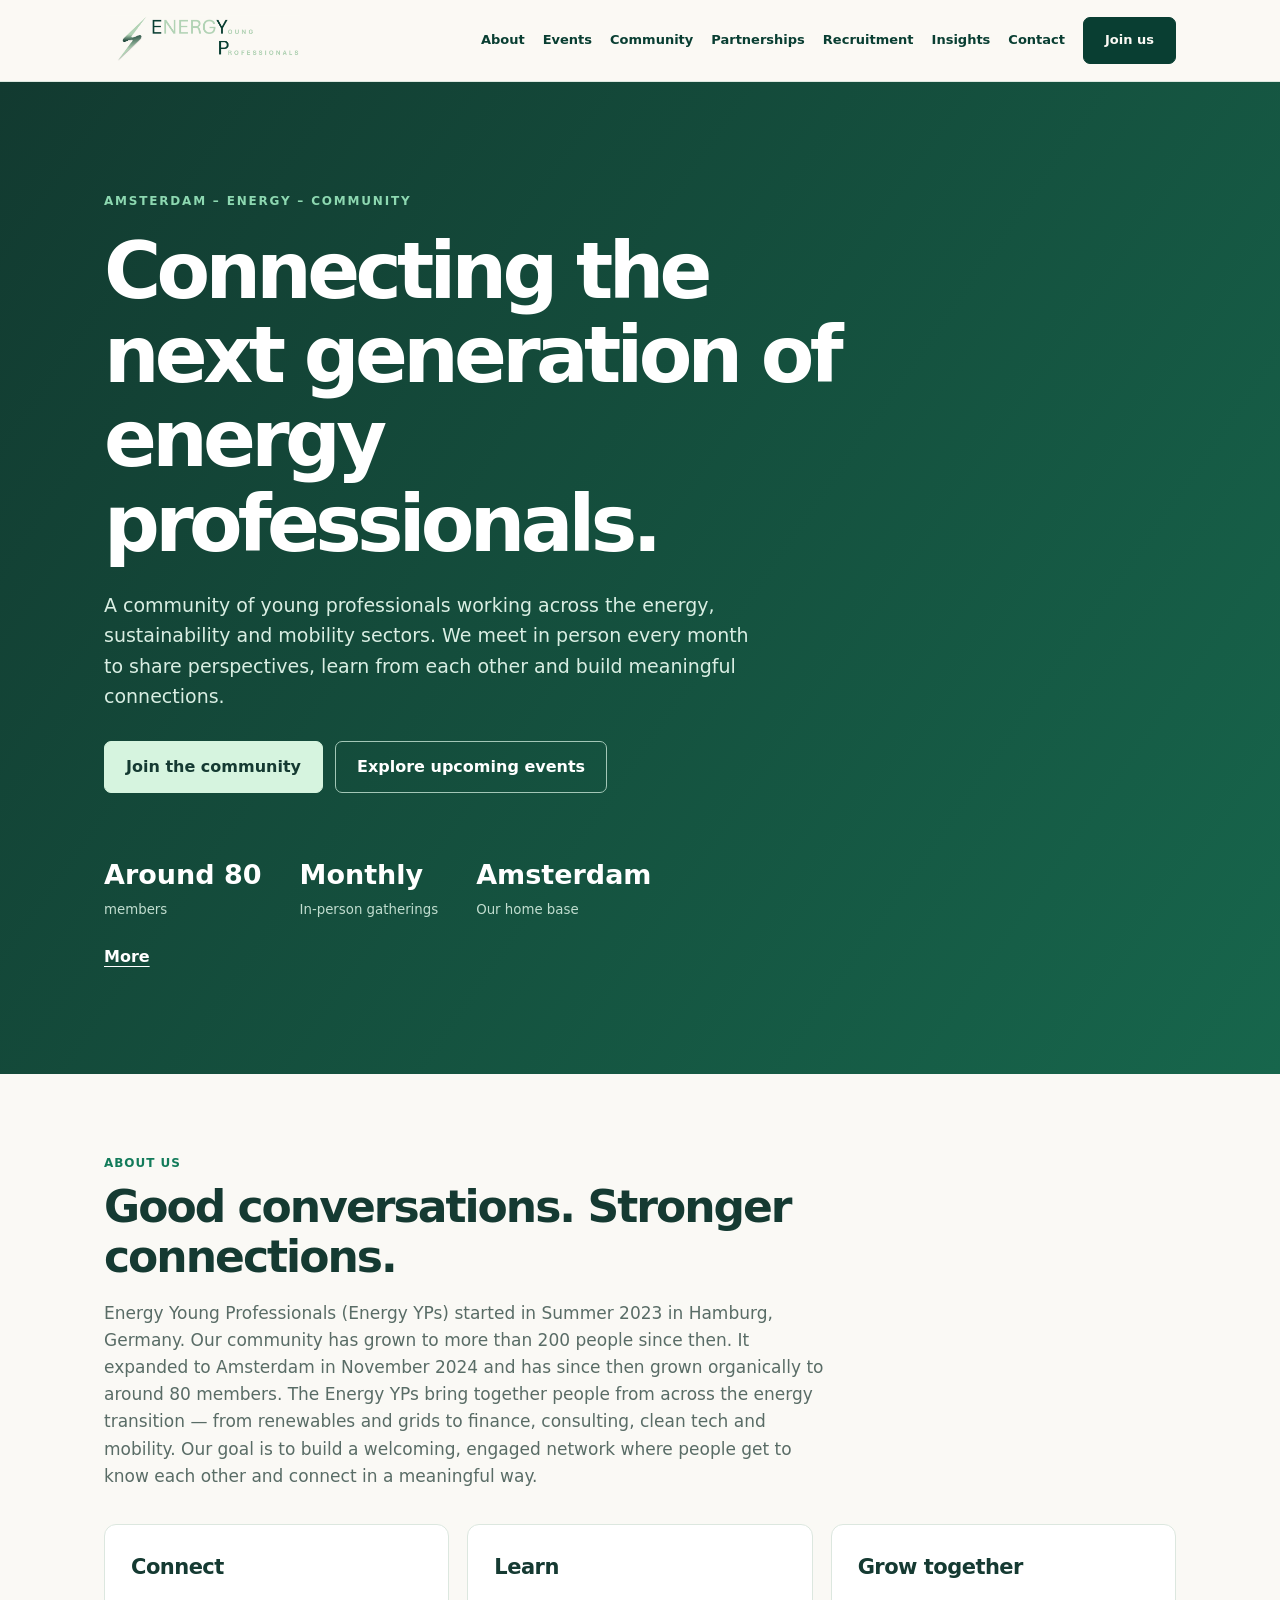
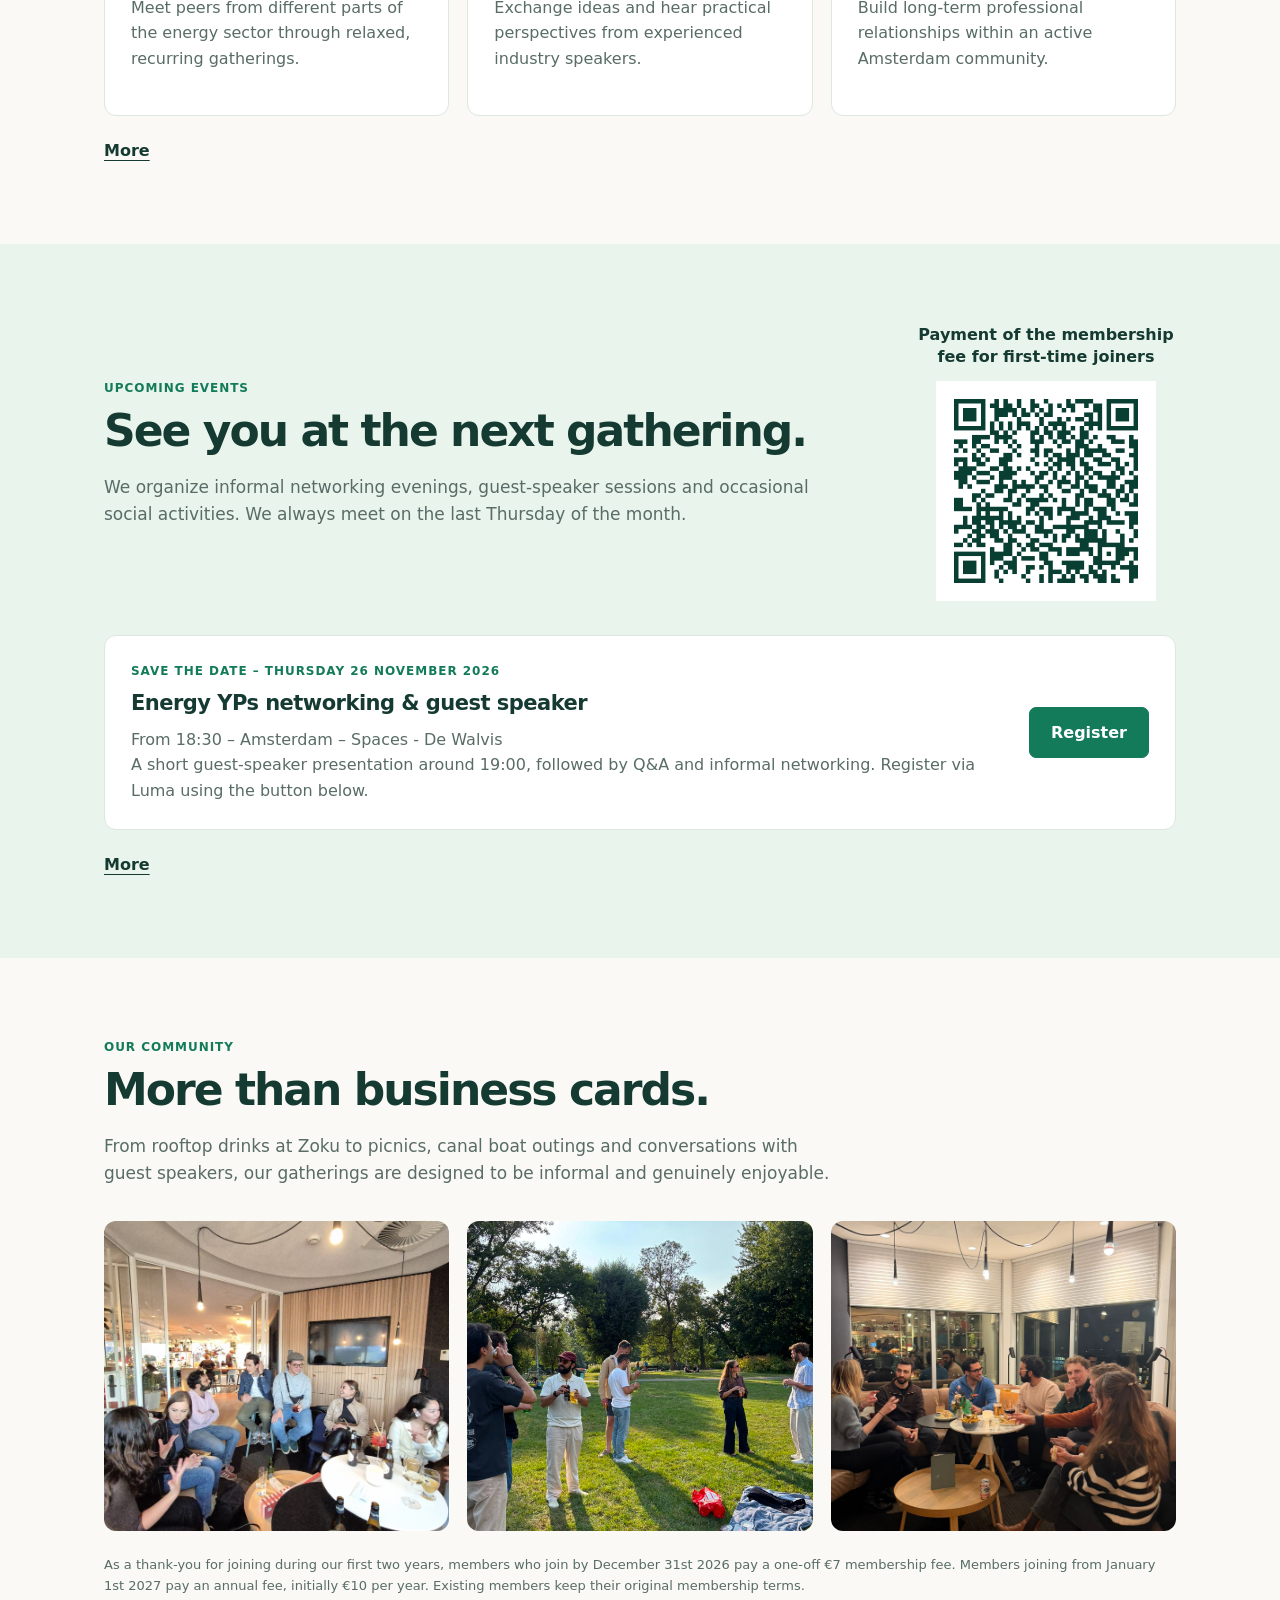
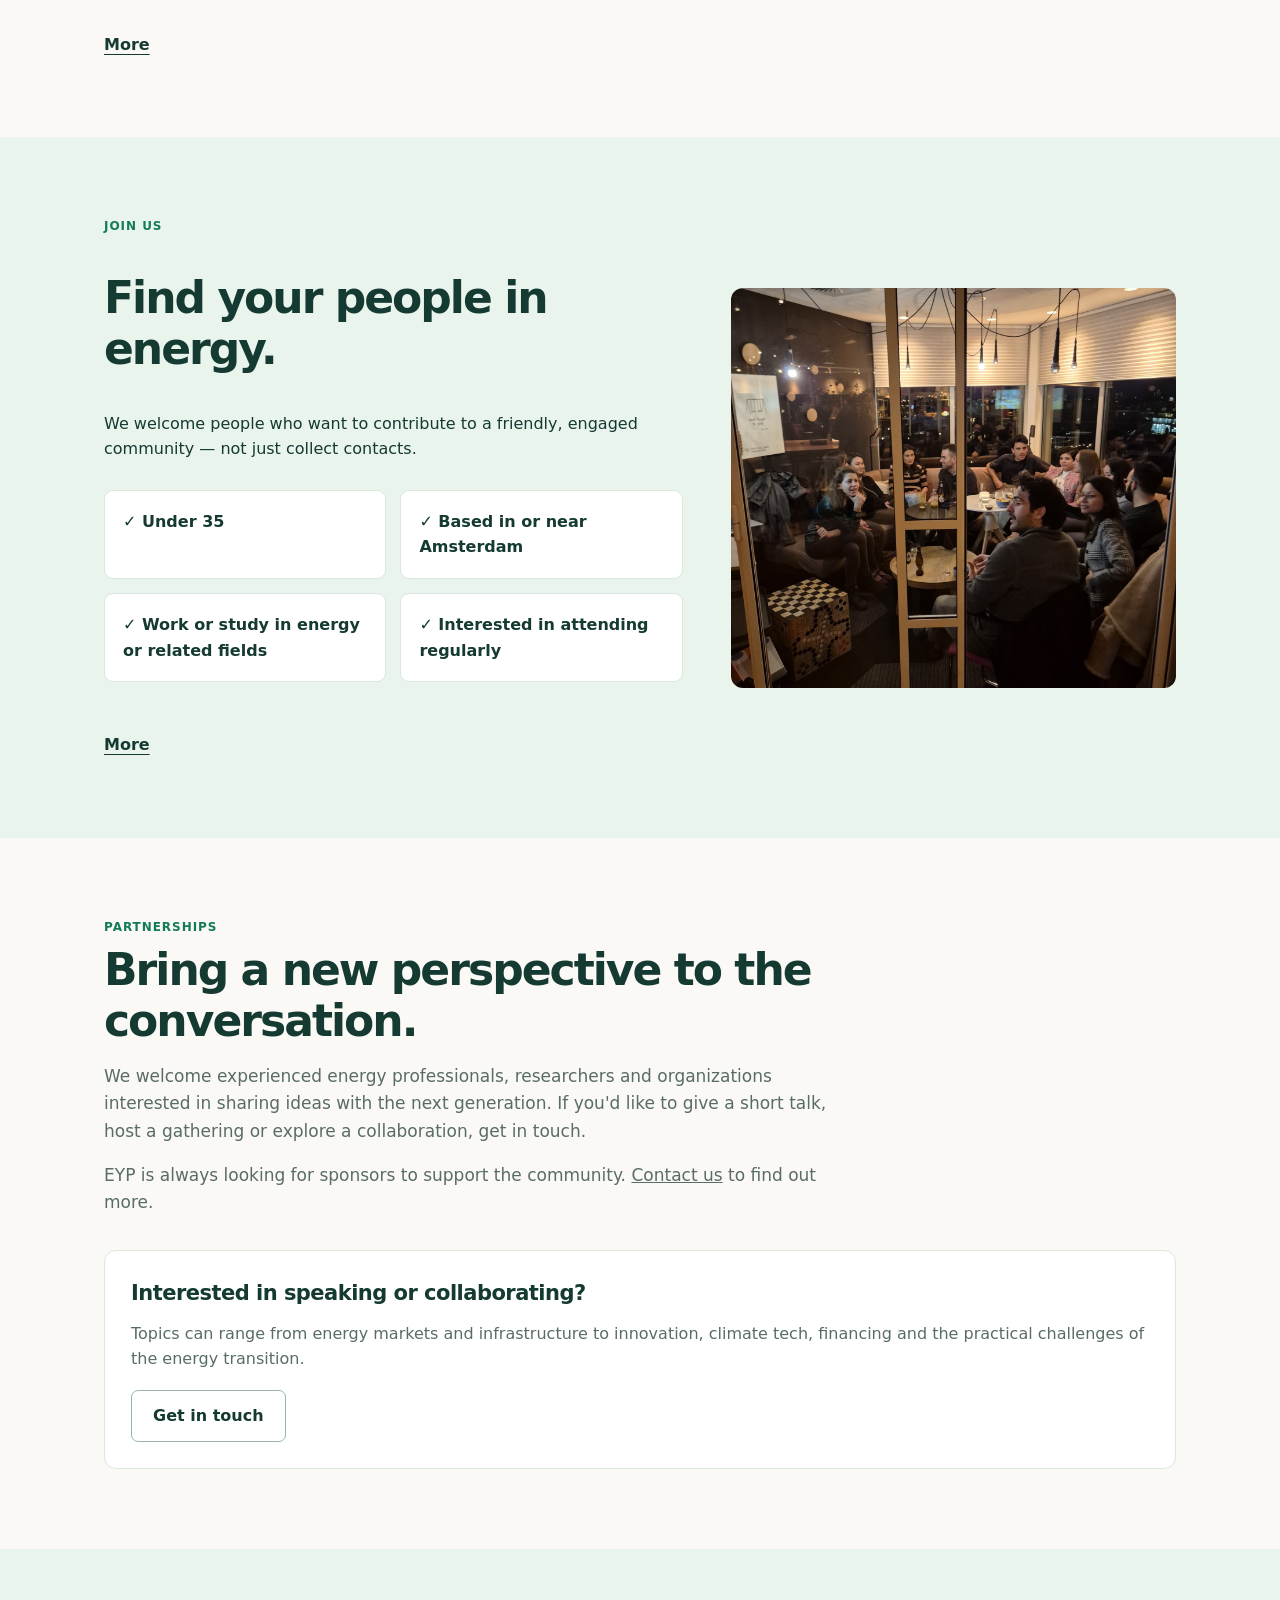
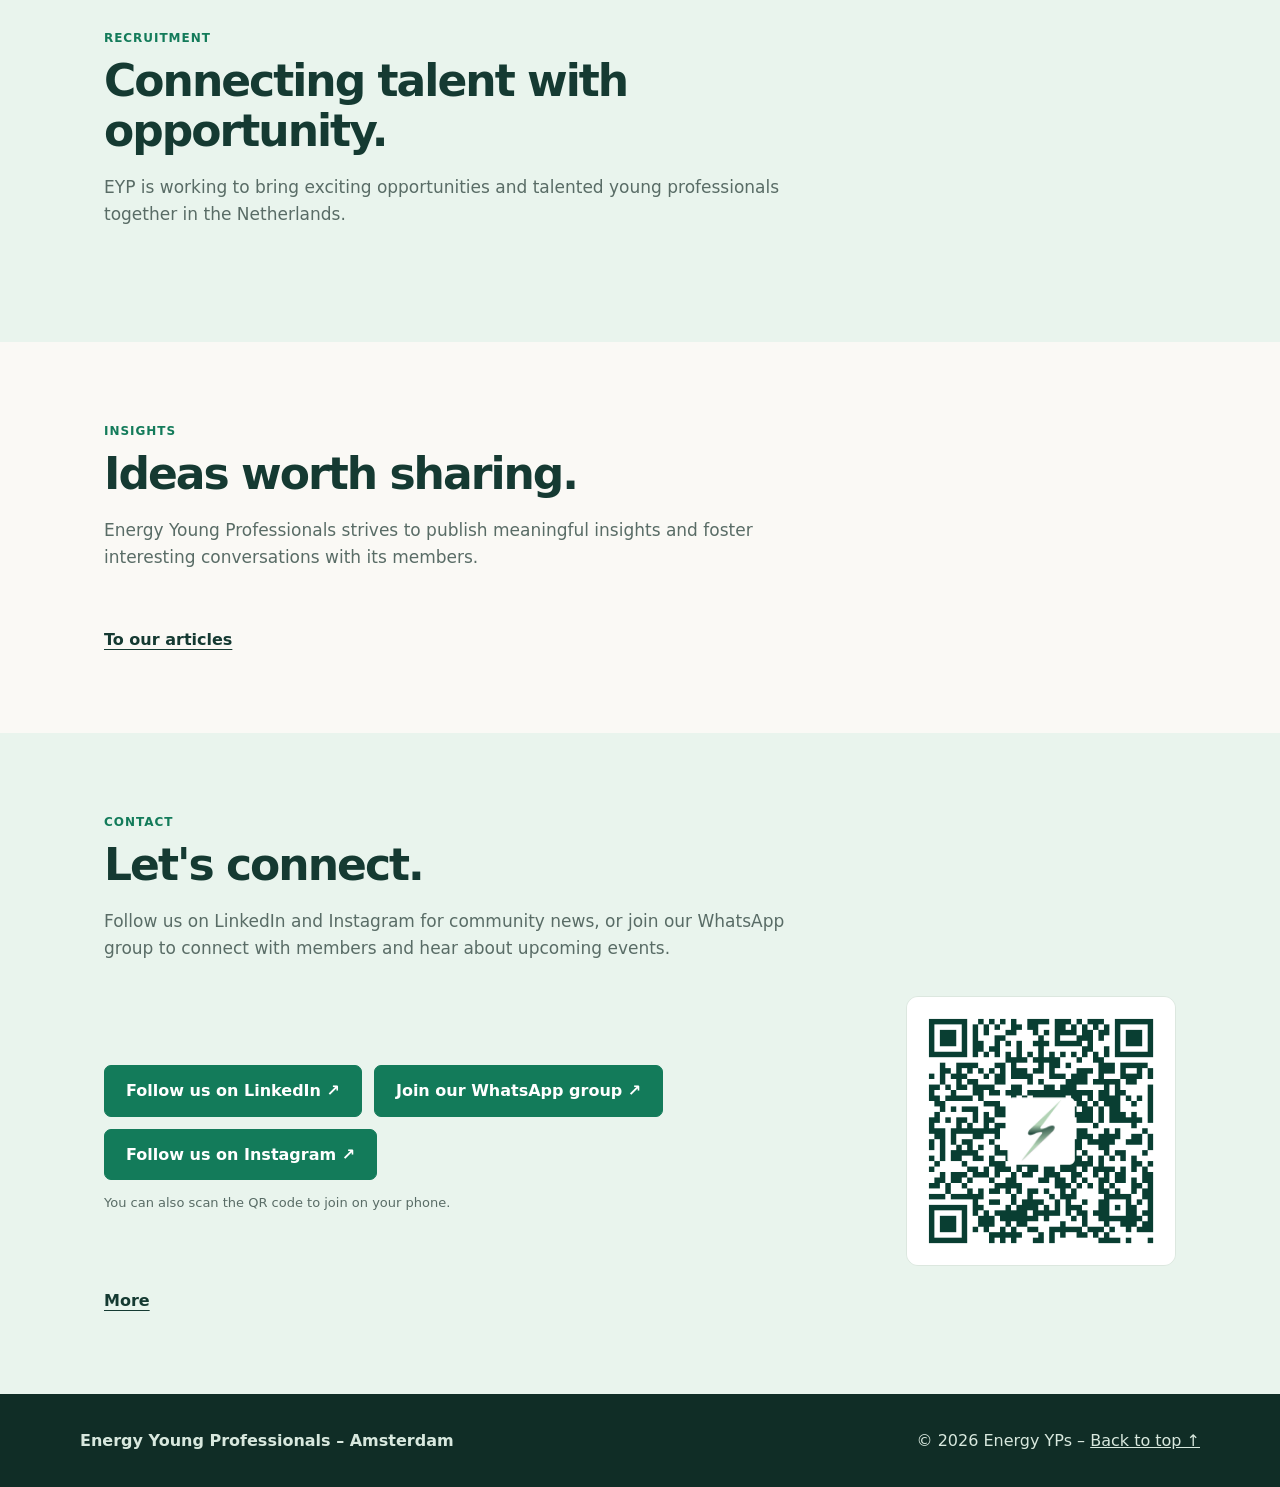
<file: Energy-YPs-website/index.html>
<!doctype html>
<html lang="en">
<head>
  <meta charset="utf-8">
  <meta name="viewport" content="width=device-width, initial-scale=1">
  <meta name="description" content="Energy Young Professionals is an Amsterdam-based community connecting the next generation of energy professionals.">
  <title>Energy Young Professionals | Amsterdam</title>
  <link rel="stylesheet" href="styles.css">
</head>
<body id="home">
<header><div class="nav"><a class="brand" href="#home"><img class="brand-logo" src="Logo.png" alt="Energy Young Professionals"></a><nav aria-label="Main navigation"><a href="#about">About</a><a href="#events">Events</a><a href="#community">Community</a><a href="#partnerships">Partnerships</a><a href="#recruitment">Recruitment</a><a href="/insights">Insights</a><a href="#contact">Contact</a><a class="button" href="#join">Join us</a></nav></div></header>
<main>
<section class="hero"><div class="wrap"><div class="eyebrow">Amsterdam – Energy – Community</div><h1>Connecting the next generation of energy professionals.</h1><p>A community of young professionals working across the energy, sustainability and mobility sectors. We meet in person every month to share perspectives, learn from each other and build meaningful connections.</p><div class="actions"><a class="button" href="#join">Join the community</a><a class="button secondary" href="#events">Explore upcoming events</a></div><div class="stats"><div class="stat"><strong>Around 80</strong><small>members</small></div><div class="stat"><strong>Monthly</strong><small>In-person gatherings</small></div><div class="stat"><strong>Amsterdam</strong><small>Our home base</small></div></div><a class="more-link" href="home.html" target="_blank" rel="noopener noreferrer" aria-label="More about Our purpose (opens in a new tab)">More</a></div></section>
<section id="about"><div class="wrap"><div class="sectionhead"><div class="tag">About us</div><h2>Good conversations. Stronger connections.</h2><p>Energy Young Professionals (Energy YPs) started in Summer 2023 in Hamburg, Germany. Our community has grown to more than 200 people since then. It expanded to Amsterdam in November 2024 and has since then grown organically to around 80 members. The Energy YPs bring together people from across the energy transition — from renewables and grids to finance, consulting, clean tech and mobility. Our goal is to build a welcoming, engaged network where people get to know each other and connect in a meaningful way.</p></div><div class="grid"><div class="card"><h3>Connect</h3><p>Meet peers from different parts of the energy sector through relaxed, recurring gatherings.</p></div><div class="card"><h3>Learn</h3><p>Exchange ideas and hear practical perspectives from experienced industry speakers.</p></div><div class="card"><h3>Grow together</h3><p>Build long-term professional relationships within an active Amsterdam community.</p></div></div><a class="more-link" href="about.html" target="_blank" rel="noopener noreferrer" aria-label="More about About EYP (opens in a new tab)">More</a></div></section>
<section class="light" id="events"><div class="wrap"><div class="events-intro"><div class="sectionhead"><div class="tag">Upcoming events</div><h2>See you at the next gathering.</h2><p>We organize informal networking evenings, guest-speaker sessions and occasional social activities. We always meet on the last Thursday of the month.</p></div><figure class="membership-payment"><figcaption>Payment of the membership fee for first-time joiners</figcaption><a href="https://revolut.me/eyp01?currency=EUR&amp;amount=700" target="_blank" rel="noopener noreferrer" aria-label="Pay the €7 one-time membership fee via Revolut"><img src="membership-payment-qr.png" alt="Scan to pay the €7 Energy Young Professionals one-time membership fee via Revolut" width="980" height="980" loading="lazy"></a></figure></div><div class="card event"><div><div class="tag">Save the date – Thursday 26 November 2026</div><h3>Energy YPs networking & guest speaker</h3><p>From 18:30 – Amsterdam – Spaces - De Walvis</p><p>A short guest-speaker presentation around 19:00, followed by Q&A and informal networking. Register via Luma using the button below.</p></div><a class="button" href="https://luma.com/bhpto32o" target="_blank" rel="noopener noreferrer">Register</a></div><a class="more-link" href="events.html" target="_blank" rel="noopener noreferrer" aria-label="More about Events (opens in a new tab)">More</a></div></section>
<section id="community"><div class="wrap"><div class="sectionhead"><div class="tag">Our community</div><h2>More than business cards.</h2><p>From rooftop drinks at Zoku to picnics, canal boat outings and conversations with guest speakers, our gatherings are designed to be informal and genuinely enjoyable.</p></div><div class="grid"><img class="community-photo" src="picture-1.jpeg" alt="Energy YPs members talking at an indoor gathering" loading="lazy"><img class="community-photo" src="picture-2.jpeg" alt="Energy YPs picnic in the park" loading="lazy"><img class="community-photo" src="picture-3.jpeg" alt="Energy YPs members sharing a conversation" loading="lazy"></div><p class="note" style="margin-top:24px">As a thank-you for joining during our first two years, members who join by December 31st 2026 pay a one-off €7 membership fee. Members joining from January 1st 2027 pay an annual fee, initially €10 per year. Existing members keep their original membership terms.</p><a class="more-link" href="community.html" target="_blank" rel="noopener noreferrer" aria-label="More about Our community (opens in a new tab)">More</a></div></section>
<section class="light" id="join"><div class="wrap split"><div><div class="tag">Join us</div><h2 style="font-size:clamp(30px,4vw,44px);letter-spacing:-.045em;line-height:1.15">Find your people in energy.</h2><p>We welcome people who want to contribute to a friendly, engaged community — not just collect contacts.</p><div class="criteria"><div>✓ Under 35</div><div>✓ Based in or near Amsterdam</div><div>✓ Work or study in energy or related fields</div><div>✓ Interested in attending regularly</div></div><a class="more-link" href="join.html" target="_blank" rel="noopener noreferrer" aria-label="More about Joining EYP (opens in a new tab)">More</a></div><img class="community-photo" src="picture-4.jpeg" alt="Energy YPs community gathering in Amsterdam" loading="lazy"></div></section>
<section id="partnerships"><span id="speakers" aria-hidden="true"></span><div class="wrap"><div class="sectionhead"><div class="tag">Partnerships</div><h2>Bring a new perspective to the conversation.</h2><p>We welcome experienced energy professionals, researchers and organizations interested in sharing ideas with the next generation. If you'd like to give a short talk, host a gathering or explore a collaboration, get in touch.</p><p>EYP is always looking for sponsors to support the community. <a href="#contact">Contact us</a> to find out more.</p></div><div class="card"><h3>Interested in speaking or collaborating?</h3><p>Topics can range from energy markets and infrastructure to innovation, climate tech, financing and the practical challenges of the energy transition.</p><a class="button secondary" href="#contact">Get in touch</a></div></div></section>
<section class="light" id="recruitment"><div class="wrap"><div class="sectionhead"><div class="tag">Recruitment</div><h2>Connecting talent with opportunity.</h2><p>EYP is working to bring exciting opportunities and talented young professionals together in the Netherlands.</p></div></div></section>
<section id="insights"><div class="wrap"><div class="sectionhead"><div class="tag">Insights</div><h2>Ideas worth sharing.</h2><p>Energy Young Professionals strives to publish meaningful insights and foster interesting conversations with its members.</p></div><a class="more-link" href="insights.html" target="_blank" rel="noopener noreferrer" aria-label="To our articles (opens in a new tab)">To our articles</a></div></section>
<section class="light" id="contact"><div class="wrap"><div class="sectionhead"><div class="tag">Contact</div><h2>Let's connect.</h2><p>Follow us on LinkedIn and Instagram for community news, or join our WhatsApp group to connect with members and hear about upcoming events.</p></div><div class="whatsapp-connect"><div><div class="actions"><a class="button" href="https://www.linkedin.com/company/eyp-energy-young-professionals" target="_blank" rel="noopener noreferrer">Follow us on LinkedIn ↗</a><a class="button" href="https://chat.whatsapp.com/KkSvdzGhXZY9MDoPkQDl51?s=cl&amp;p=i&amp;mlu=4&amp;ilr=4&amp;iam=2" target="_blank" rel="noopener noreferrer">Join our WhatsApp group ↗</a><a class="button" href="https://www.instagram.com/energyyoungprofessionals?vrfl=Y284eHR3d28weGdu&amp;utm_source=qr" target="_blank" rel="noopener noreferrer">Follow us on Instagram ↗</a></div><p class="note">You can also scan the QR code to join on your phone.</p></div><a href="https://chat.whatsapp.com/KkSvdzGhXZY9MDoPkQDl51?s=cl&amp;p=i&amp;mlu=4&amp;ilr=4&amp;iam=2" target="_blank" rel="noopener noreferrer" aria-label="Join the Energy YPs WhatsApp group"><img class="whatsapp-qr" src="QR-code.png" alt="WhatsApp group QR code for Energy YP Amsterdam"></a></div><a class="more-link" href="contact.html" target="_blank" rel="noopener noreferrer" aria-label="More about Contact (opens in a new tab)">More</a></div></section>
</main><footer class="foot"><div class="inner"><strong>Energy Young Professionals – Amsterdam</strong><span>© <span id="year">2026</span> Energy YPs – <a href="#home">Back to top ↑</a></span></div></footer><script>document.getElementById('year').textContent=new Date().getFullYear()</script>
</body></html>
</file>
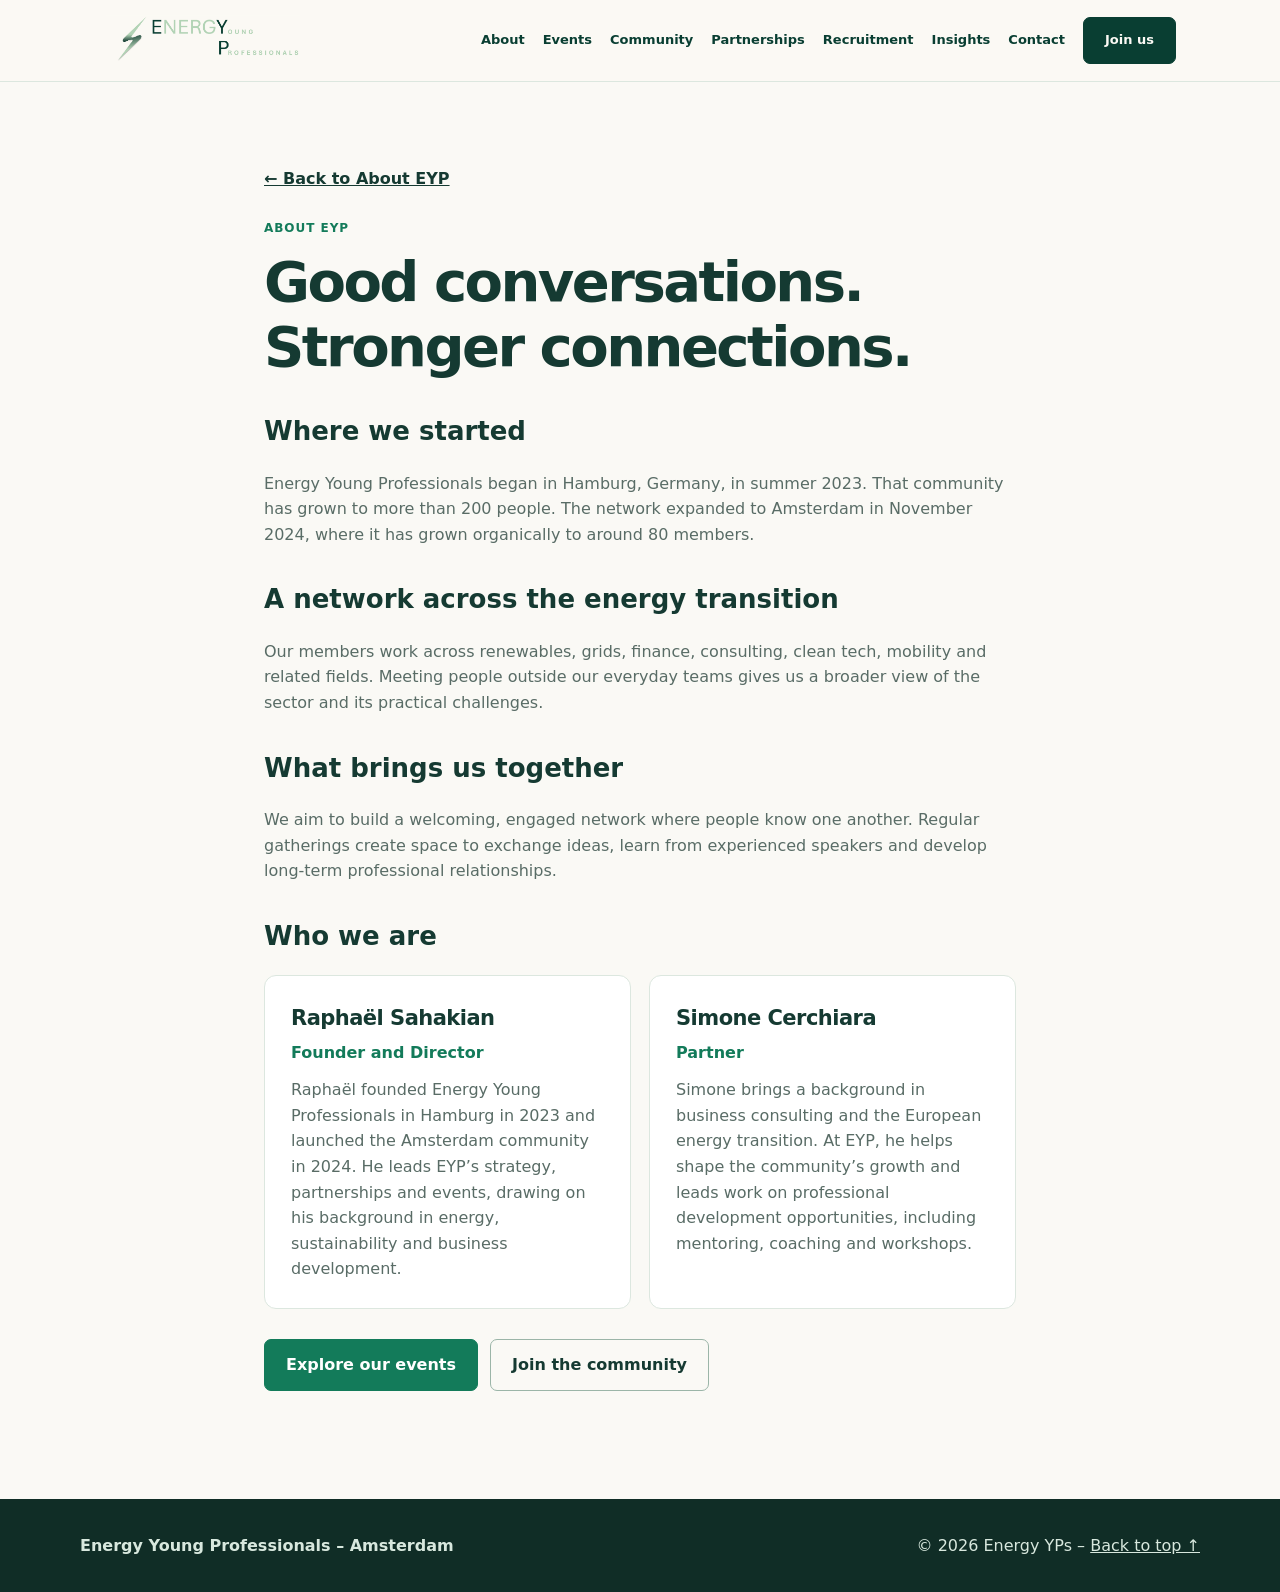
<file: Energy-YPs-website/about.html>
<!doctype html>
<html lang="en"><head><meta charset="utf-8"><meta name="viewport" content="width=device-width, initial-scale=1"><meta name="description" content="Good conversations. Stronger connections. – Energy Young Professionals, Amsterdam."><title>About EYP | Energy Young Professionals</title><link rel="stylesheet" href="styles.css">
<style>
  .team-grid {
    display: grid;
    grid-template-columns: repeat(2, minmax(0, 1fr));
    gap: 18px;
  }

  .team-profile h3 { margin-bottom: 4px; }
  .team-profile .team-role { color: var(--green); margin-bottom: 12px; }
  .team-profile p:last-child { margin-bottom: 0; }

  @media (max-width: 760px) {
    .team-grid { grid-template-columns: 1fr; }
  }
</style>
</head><body class="detail-page"><header><div class="nav"><a class="brand" href="index.html#home"><img class="brand-logo" src="Logo.png" alt="Energy Young Professionals"></a><nav aria-label="Main navigation"><a href="index.html#about">About</a><a href="index.html#events">Events</a><a href="index.html#community">Community</a><a href="index.html#partnerships">Partnerships</a><a href="index.html#recruitment">Recruitment</a><a href="/insights">Insights</a><a href="index.html#contact">Contact</a><a class="button" href="index.html#join">Join us</a></nav></div></header><main><article class="wrap detail-content"><a class="back-link" href="index.html#about">← Back to About EYP</a><div class="tag">About EYP</div><h1>Good conversations. Stronger connections.</h1><h2>Where we started</h2><p>Energy Young Professionals began in Hamburg, Germany, in summer 2023. That community has grown to more than 200 people. The network expanded to Amsterdam in November 2024, where it has grown organically to around 80 members.</p><h2>A network across the energy transition</h2><p>Our members work across renewables, grids, finance, consulting, clean tech, mobility and related fields. Meeting people outside our everyday teams gives us a broader view of the sector and its practical challenges.</p><h2>What brings us together</h2><p>We aim to build a welcoming, engaged network where people know one another. Regular gatherings create space to exchange ideas, learn from experienced speakers and develop long-term professional relationships.</p>
<section aria-labelledby="who-we-are">
  <h2 id="who-we-are">Who we are</h2>
  <div class="team-grid">
    <div class="card team-profile">
      <h3>Raphaël Sahakian</h3>
      <p class="team-role"><strong>Founder and Director</strong></p>
      <p>Raphaël founded Energy Young Professionals in Hamburg in 2023 and launched the Amsterdam community in 2024. He leads EYP’s strategy, partnerships and events, drawing on his background in energy, sustainability and business development.</p>
    </div>
    <div class="card team-profile">
      <h3>Simone Cerchiara</h3>
      <p class="team-role"><strong>Partner</strong></p>
      <p>Simone brings a background in business consulting and the European energy transition. At EYP, he helps shape the community’s growth and leads work on professional development opportunities, including mentoring, coaching and workshops.</p>
    </div>
  </div>
</section>
<div class="actions"><a class="button" href="events.html">Explore our events</a><a class="button secondary" href="join.html">Join the community</a></div></article></main><footer class="foot"><div class="inner"><strong>Energy Young Professionals – Amsterdam</strong><span>© <span id="year">2026</span> Energy YPs – <a href="index.html#home">Back to top ↑</a></span></div></footer><script>document.getElementById('year').textContent=new Date().getFullYear()</script></body></html>
</file>
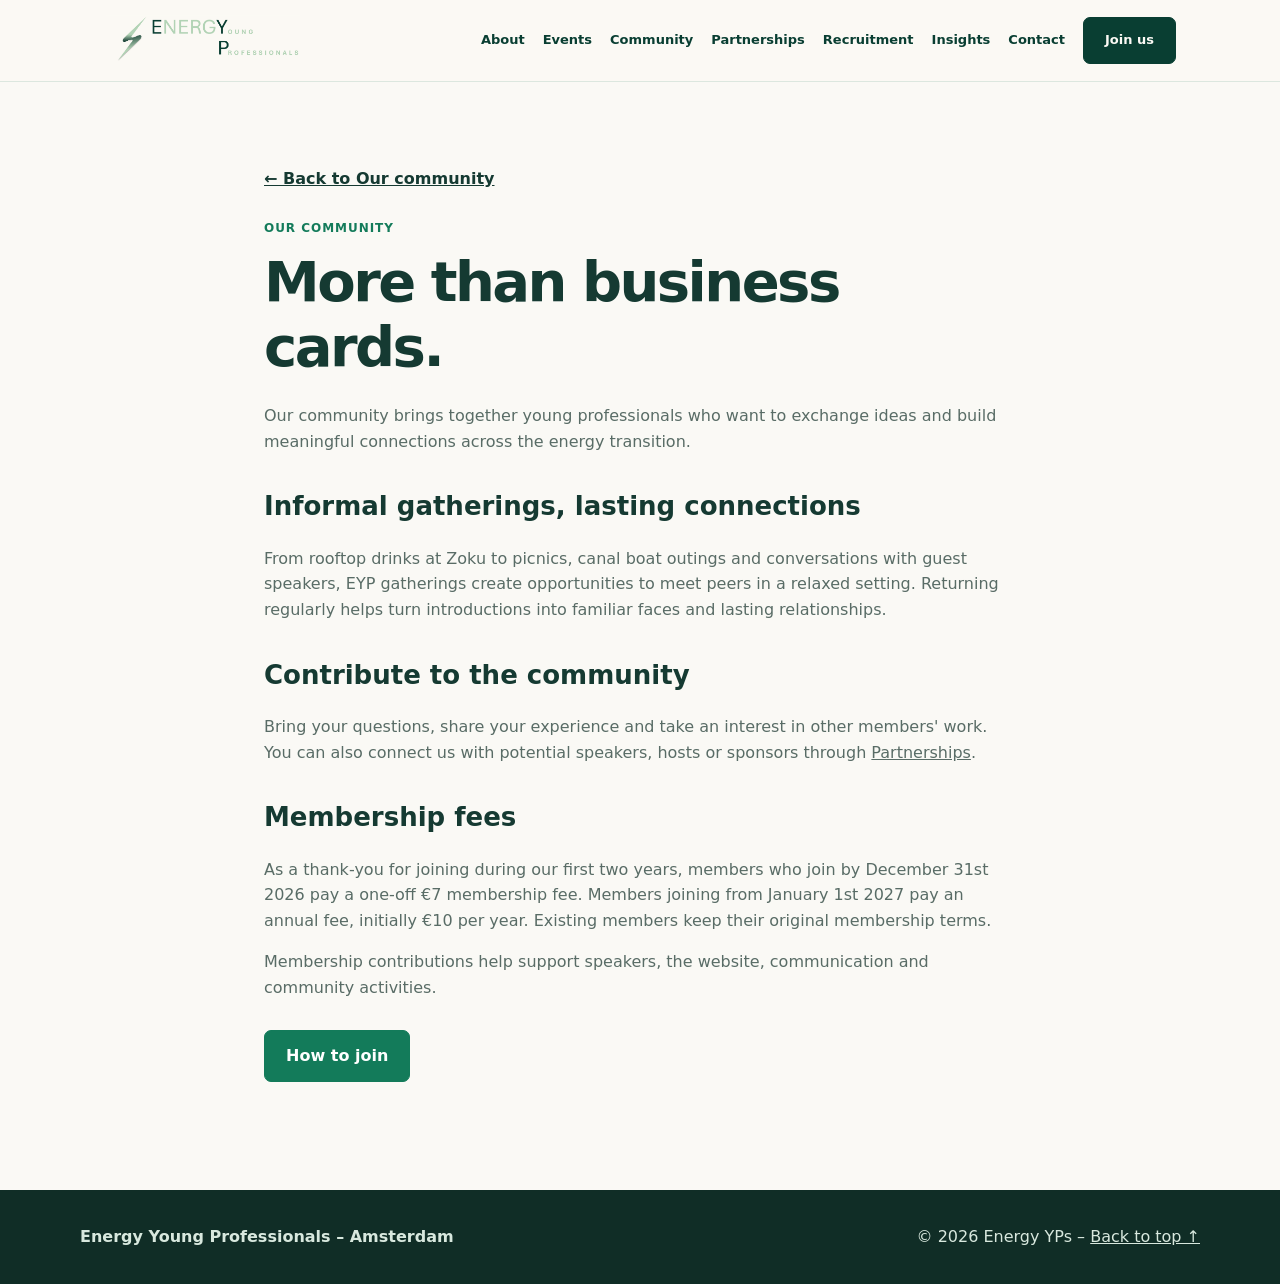
<file: Energy-YPs-website/community.html>
<!doctype html>
<html lang="en"><head><meta charset="utf-8"><meta name="viewport" content="width=device-width, initial-scale=1"><meta name="description" content="More than business cards. — Energy Young Professionals, Amsterdam."><title>Our community | Energy Young Professionals</title><link rel="stylesheet" href="styles.css"></head><body class="detail-page"><header><div class="nav"><a class="brand" href="index.html#home"><img class="brand-logo" src="Logo.png" alt="Energy Young Professionals"></a><nav aria-label="Main navigation"><a href="index.html#about">About</a><a href="index.html#events">Events</a><a href="index.html#community">Community</a><a href="index.html#partnerships">Partnerships</a><a href="index.html#recruitment">Recruitment</a><a href="/insights">Insights</a><a href="index.html#contact">Contact</a><a class="button" href="index.html#join">Join us</a></nav></div></header><main><article class="wrap detail-content"><a class="back-link" href="index.html#community">← Back to Our community</a><div class="tag">Our community</div><h1>More than business cards.</h1><p>Our community brings together young professionals who want to exchange ideas and build meaningful connections across the energy transition.</p><h2>Informal gatherings, lasting connections</h2><p>From rooftop drinks at Zoku to picnics, canal boat outings and conversations with guest speakers, EYP gatherings create opportunities to meet peers in a relaxed setting. Returning regularly helps turn introductions into familiar faces and lasting relationships.</p><h2>Contribute to the community</h2><p>Bring your questions, share your experience and take an interest in other members' work. You can also connect us with potential speakers, hosts or sponsors through <a href="index.html#partnerships">Partnerships</a>.</p><h2>Membership fees</h2><p>As a thank-you for joining during our first two years, members who join by December 31st 2026 pay a one-off €7 membership fee. Members joining from January 1st 2027 pay an annual fee, initially €10 per year. Existing members keep their original membership terms.</p><p>Membership contributions help support speakers, the website, communication and community activities.</p><div class="actions"><a class="button" href="join.html">How to join</a></div></article></main><footer class="foot"><div class="inner"><strong>Energy Young Professionals – Amsterdam</strong><span>© <span id="year">2026</span> Energy YPs – <a href="index.html#home">Back to top ↑</a></span></div></footer><script>document.getElementById('year').textContent=new Date().getFullYear()</script></body></html>
</file>
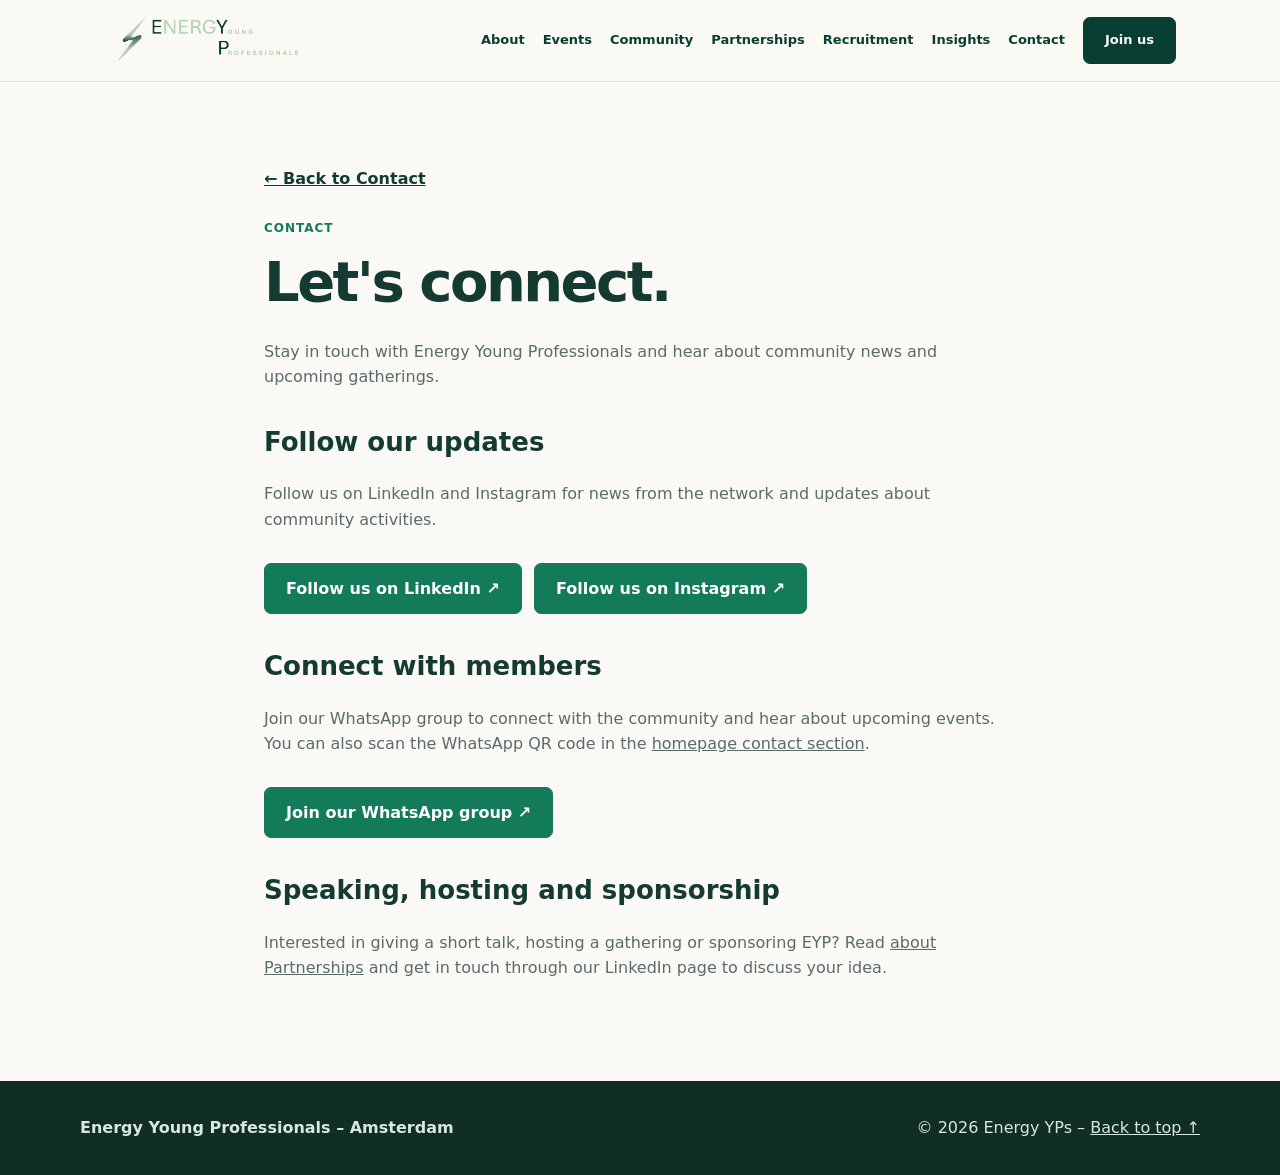
<file: Energy-YPs-website/contact.html>
<!doctype html>
<html lang="en"><head><meta charset="utf-8"><meta name="viewport" content="width=device-width, initial-scale=1"><meta name="description" content="Let's connect. — Energy Young Professionals, Amsterdam."><title>Contact | Energy Young Professionals</title><link rel="stylesheet" href="styles.css"></head><body class="detail-page"><header><div class="nav"><a class="brand" href="index.html#home"><img class="brand-logo" src="Logo.png" alt="Energy Young Professionals"></a><nav aria-label="Main navigation"><a href="index.html#about">About</a><a href="index.html#events">Events</a><a href="index.html#community">Community</a><a href="index.html#partnerships">Partnerships</a><a href="index.html#recruitment">Recruitment</a><a href="/insights">Insights</a><a href="index.html#contact">Contact</a><a class="button" href="index.html#join">Join us</a></nav></div></header><main><article class="wrap detail-content"><a class="back-link" href="index.html#contact">← Back to Contact</a><div class="tag">Contact</div><h1>Let's connect.</h1><p>Stay in touch with Energy Young Professionals and hear about community news and upcoming gatherings.</p><h2>Follow our updates</h2><p>Follow us on LinkedIn and Instagram for news from the network and updates about community activities.</p><div class="actions"><a class="button" href="https://www.linkedin.com/company/eyp-energy-young-professionals" target="_blank" rel="noopener noreferrer">Follow us on LinkedIn ↗</a><a class="button" href="https://www.instagram.com/energyyoungprofessionals?vrfl=Y284eHR3d28weGdu&amp;utm_source=qr" target="_blank" rel="noopener noreferrer">Follow us on Instagram ↗</a></div><h2>Connect with members</h2><p>Join our WhatsApp group to connect with the community and hear about upcoming events. You can also scan the WhatsApp QR code in the <a href="index.html#contact">homepage contact section</a>.</p><div class="actions"><a class="button" href="https://chat.whatsapp.com/KkSvdzGhXZY9MDoPkQDl51?s=cl&amp;p=i&amp;mlu=4&amp;ilr=4&amp;iam=2" target="_blank" rel="noopener noreferrer">Join our WhatsApp group ↗</a></div><h2>Speaking, hosting and sponsorship</h2><p>Interested in giving a short talk, hosting a gathering or sponsoring EYP? Read <a href="index.html#partnerships">about Partnerships</a> and get in touch through our LinkedIn page to discuss your idea.</p></article></main><footer class="foot"><div class="inner"><strong>Energy Young Professionals – Amsterdam</strong><span>© <span id="year">2026</span> Energy YPs – <a href="index.html#home">Back to top ↑</a></span></div></footer><script>document.getElementById('year').textContent=new Date().getFullYear()</script></body></html>
</file>
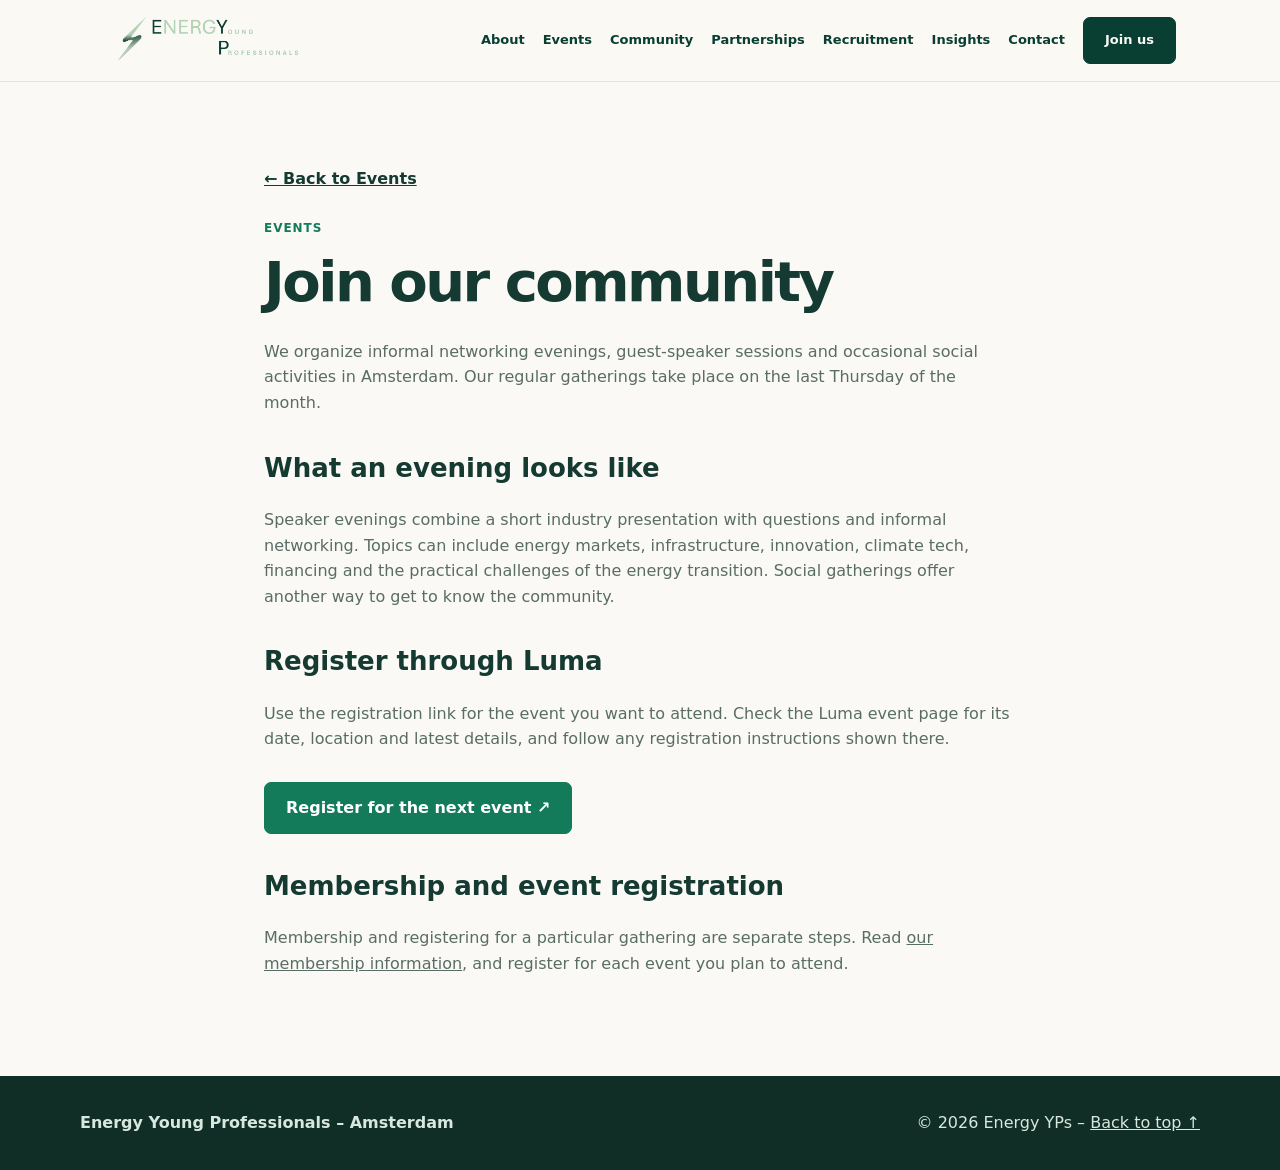
<file: Energy-YPs-website/events.html>
<!doctype html>
<html lang="en"><head><meta charset="utf-8"><meta name="viewport" content="width=device-width, initial-scale=1"><meta name="description" content="See you at the next gathering. — Energy Young Professionals, Amsterdam."><title>Events | Energy Young Professionals</title><link rel="stylesheet" href="styles.css"></head><body class="detail-page"><header><div class="nav"><a class="brand" href="index.html#home"><img class="brand-logo" src="Logo.png" alt="Energy Young Professionals"></a><nav aria-label="Main navigation"><a href="index.html#about">About</a><a href="index.html#events">Events</a><a href="index.html#community">Community</a><a href="index.html#partnerships">Partnerships</a><a href="index.html#recruitment">Recruitment</a><a href="/insights">Insights</a><a href="index.html#contact">Contact</a><a class="button" href="index.html#join">Join us</a></nav></div></header><main><article class="wrap detail-content"><a class="back-link" href="index.html#events">← Back to Events</a><div class="tag">Events</div><h1>Join our community</h1><p>We organize informal networking evenings, guest-speaker sessions and occasional social activities in Amsterdam. Our regular gatherings take place on the last Thursday of the month.</p><h2>What an evening looks like</h2><p>Speaker evenings combine a short industry presentation with questions and informal networking. Topics can include energy markets, infrastructure, innovation, climate tech, financing and the practical challenges of the energy transition. Social gatherings offer another way to get to know the community.</p><h2>Register through Luma</h2><p>Use the registration link for the event you want to attend. Check the Luma event page for its date, location and latest details, and follow any registration instructions shown there.</p><div class="actions"><a class="button" href="https://luma.com/bhpto32o" target="_blank" rel="noopener noreferrer">Register for the next event ↗</a></div><h2>Membership and event registration</h2><p>Membership and registering for a particular gathering are separate steps. Read <a href="join.html">our membership information</a>, and register for each event you plan to attend.</p></article></main><footer class="foot"><div class="inner"><strong>Energy Young Professionals – Amsterdam</strong><span>© <span id="year">2026</span> Energy YPs – <a href="index.html#home">Back to top ↑</a></span></div></footer><script>document.getElementById('year').textContent=new Date().getFullYear()</script></body></html>
</file>
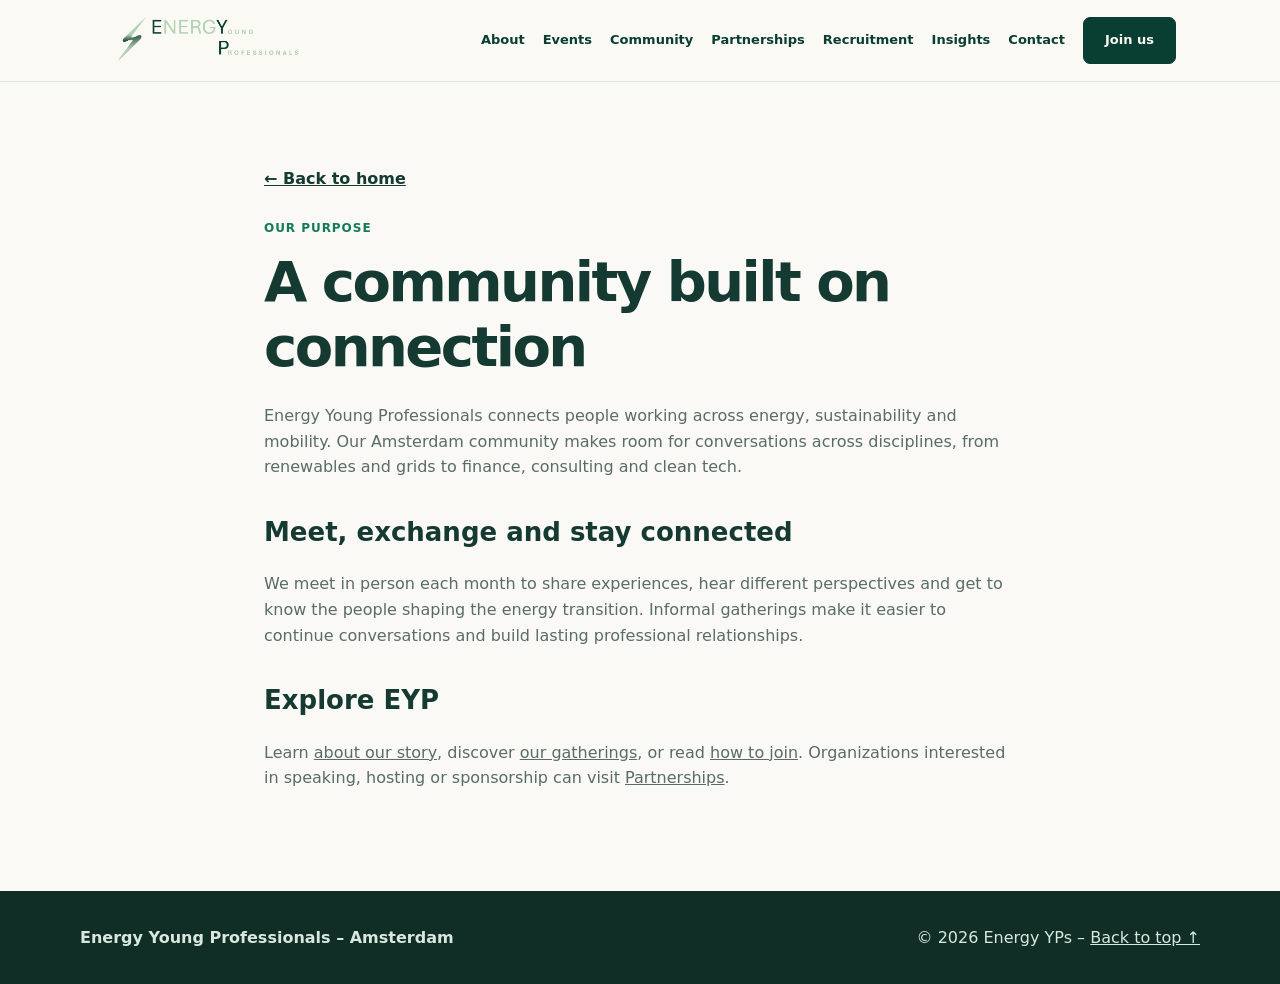
<file: Energy-YPs-website/home.html>
<!doctype html>
<html lang="en"><head><meta charset="utf-8"><meta name="viewport" content="width=device-width, initial-scale=1"><meta name="description" content="A community built on connection — Energy Young Professionals, Amsterdam."><title>Our purpose | Energy Young Professionals</title><link rel="stylesheet" href="styles.css"></head><body class="detail-page"><header><div class="nav"><a class="brand" href="index.html#home"><img class="brand-logo" src="Logo.png" alt="Energy Young Professionals"></a><nav aria-label="Main navigation"><a href="index.html#about">About</a><a href="index.html#events">Events</a><a href="index.html#community">Community</a><a href="index.html#partnerships">Partnerships</a><a href="index.html#recruitment">Recruitment</a><a href="/insights">Insights</a><a href="index.html#contact">Contact</a><a class="button" href="index.html#join">Join us</a></nav></div></header><main><article class="wrap detail-content"><a class="back-link" href="index.html#home">← Back to home</a><div class="tag">Our purpose</div><h1>A community built on connection</h1><p>Energy Young Professionals connects people working across energy, sustainability and mobility. Our Amsterdam community makes room for conversations across disciplines, from renewables and grids to finance, consulting and clean tech.</p><h2>Meet, exchange and stay connected</h2><p>We meet in person each month to share experiences, hear different perspectives and get to know the people shaping the energy transition. Informal gatherings make it easier to continue conversations and build lasting professional relationships.</p><h2>Explore EYP</h2><p>Learn <a href="about.html">about our story</a>, discover <a href="events.html">our gatherings</a>, or read <a href="join.html">how to join</a>. Organizations interested in speaking, hosting or sponsorship can visit <a href="index.html#partnerships">Partnerships</a>.</p></article></main><footer class="foot"><div class="inner"><strong>Energy Young Professionals – Amsterdam</strong><span>© <span id="year">2026</span> Energy YPs – <a href="index.html#home">Back to top ↑</a></span></div></footer><script>document.getElementById('year').textContent=new Date().getFullYear()</script></body></html>
</file>
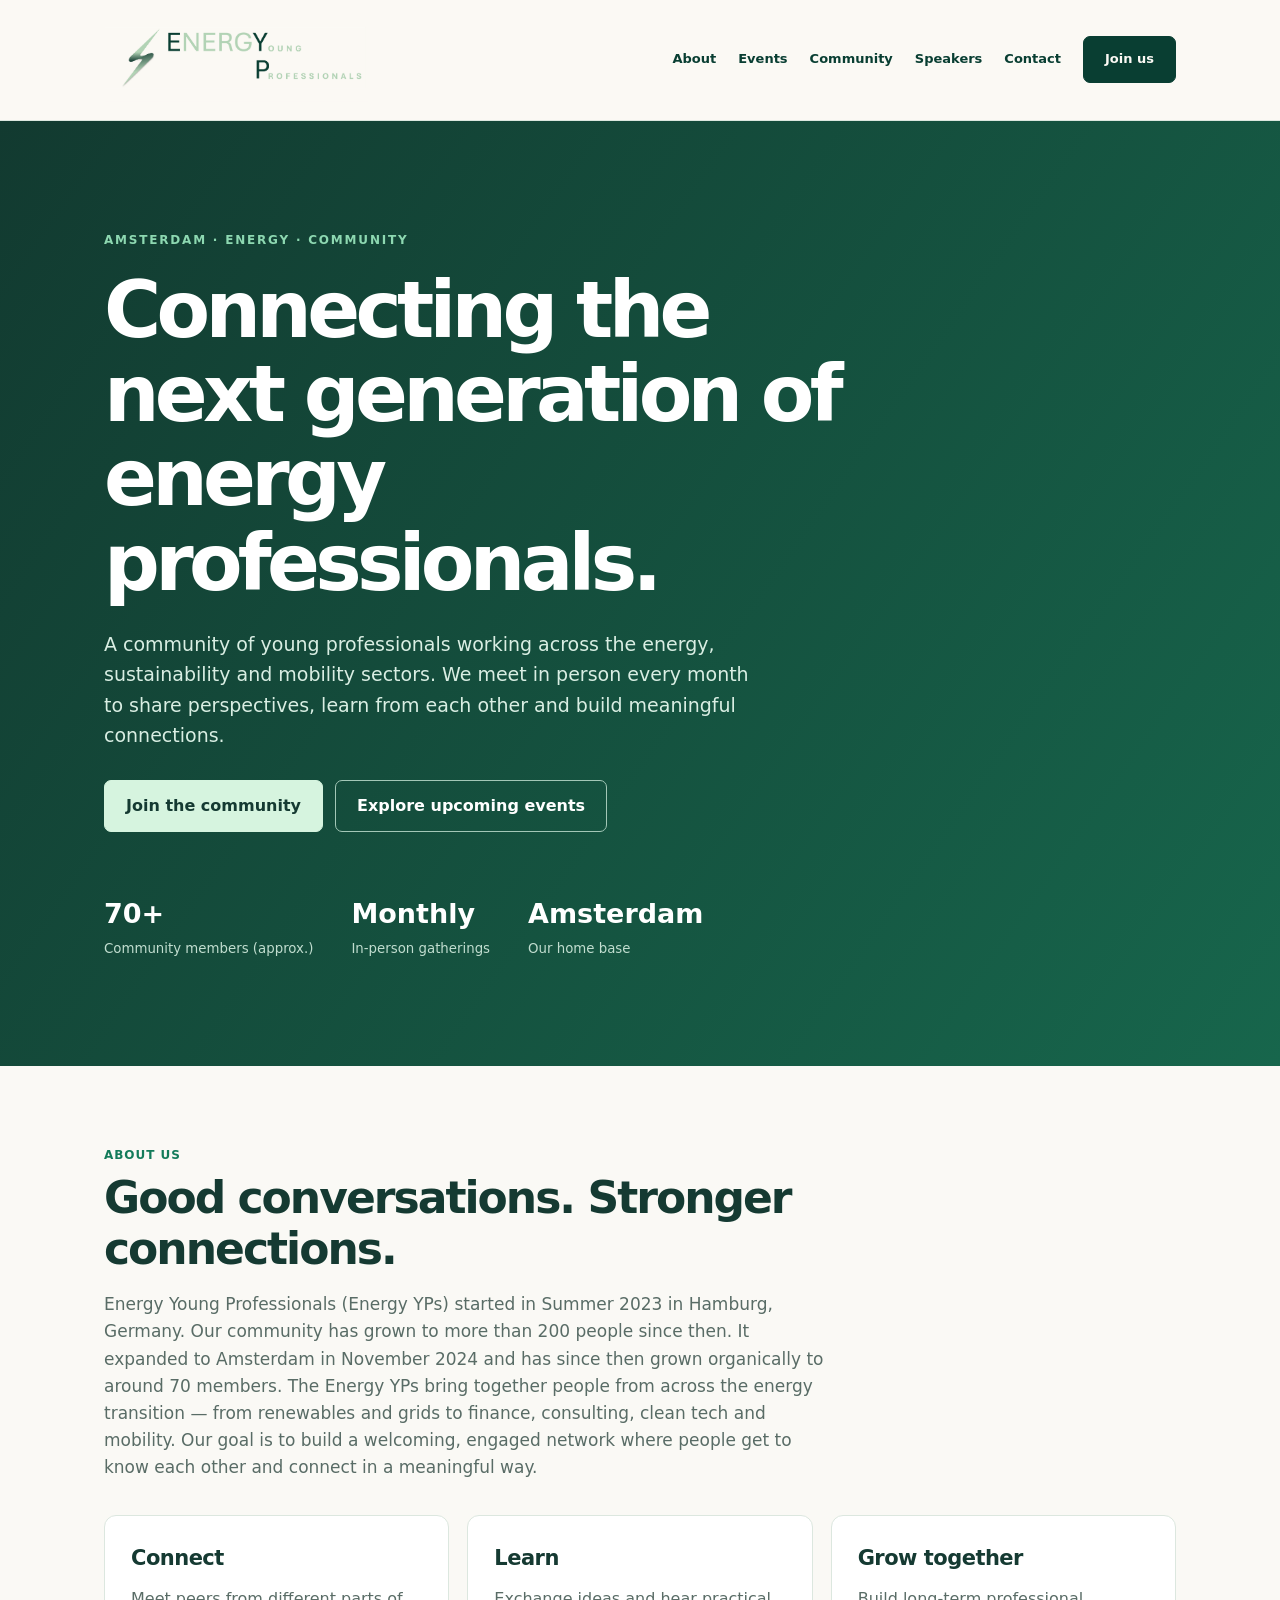
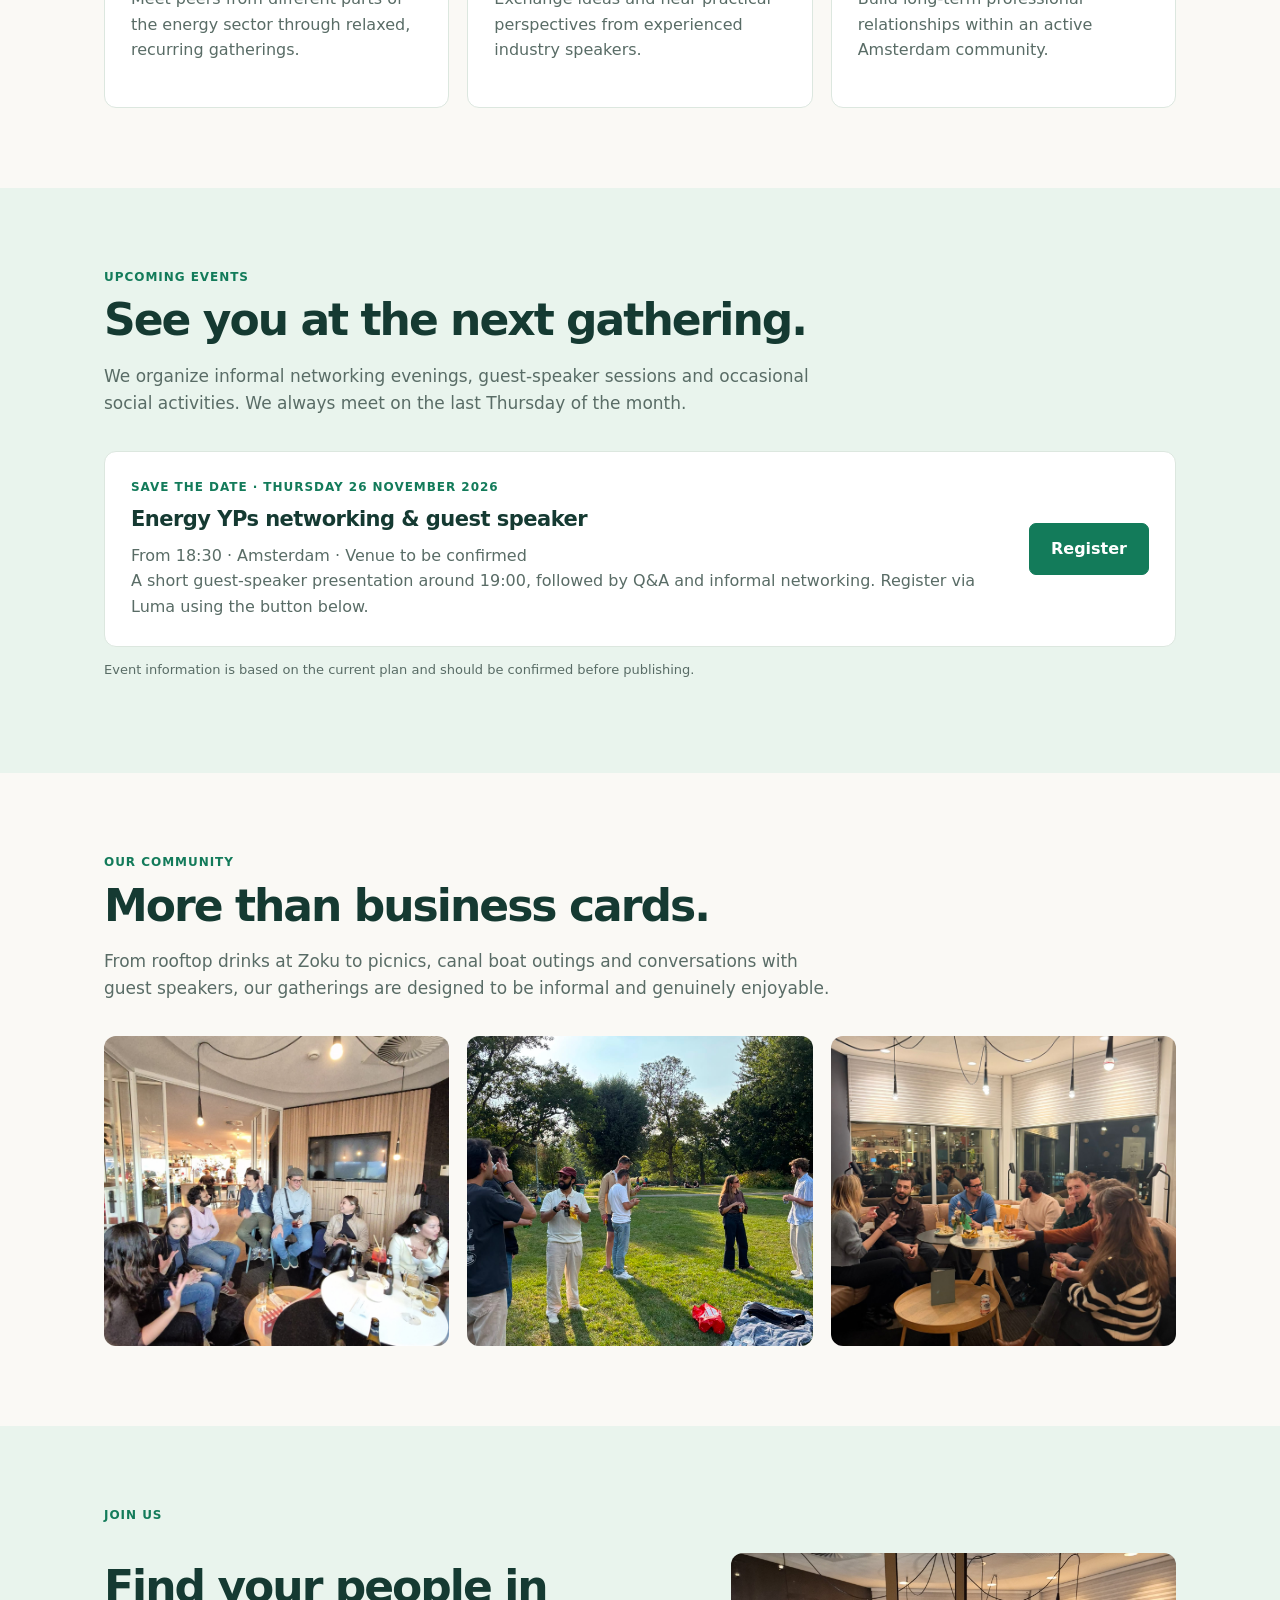
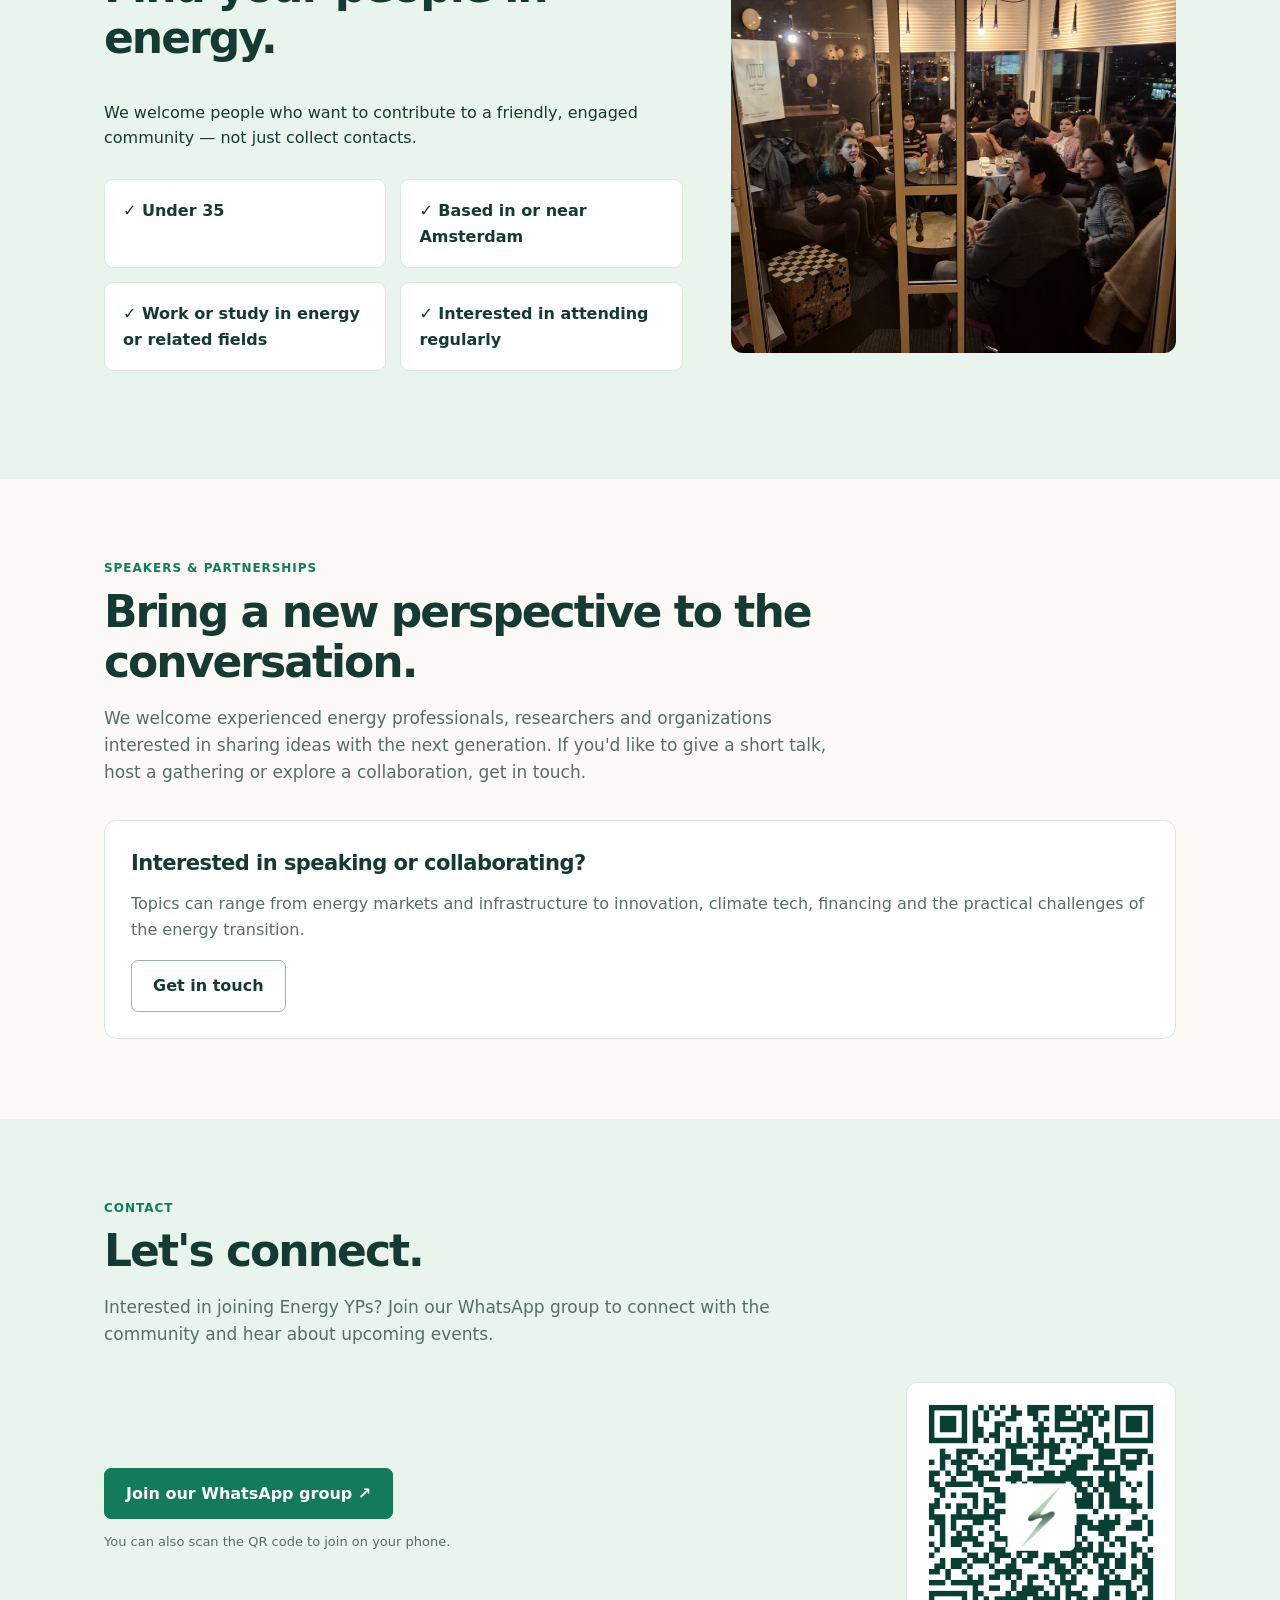
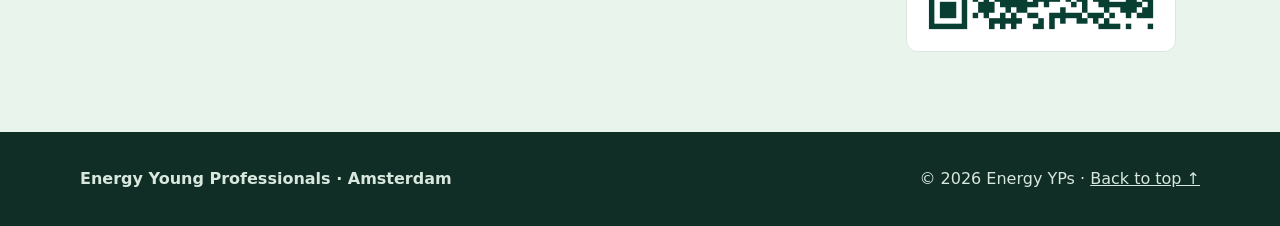
<file: Energy-YPs-website/index-light.html>
<!doctype html>
<html lang="en">
<head>
  <meta charset="utf-8">
  <meta name="viewport" content="width=device-width, initial-scale=1">
  <meta name="description" content="Energy Young Professionals is an Amsterdam-based community connecting the next generation of energy professionals.">
  <title>Energy Young Professionals | Amsterdam</title>
  <style>
    :root{--ink:#153a32;--green:#137b5a;--mint:#e9f4ed;--cream:#faf9f5;--muted:#596c66;--line:#dce7df;--white:#fff}*{box-sizing:border-box}html{scroll-behavior:smooth}body{margin:0;background:var(--cream);color:var(--ink);font:16px/1.6 system-ui,-apple-system,Segoe UI,sans-serif}a{color:inherit}header{position:sticky;top:0;background:#faf9f5f2;backdrop-filter:blur(12px);border-bottom:1px solid var(--line);z-index:2}.nav{max-width:1120px;margin:auto;padding:17px 24px;display:flex;align-items:center;justify-content:space-between;gap:20px}.brand{font-weight:850;letter-spacing:-.04em;text-decoration:none;font-size:20px}.brand span{color:var(--green)}nav{display:flex;align-items:center;gap:22px;flex-wrap:wrap}nav a{text-decoration:none;font-size:13px;font-weight:650}.button{display:inline-block;background:var(--green);color:white;padding:12px 21px;border-radius:7px;text-decoration:none;font-weight:750;border:1px solid var(--green)}.button.secondary{background:transparent;color:var(--ink);border-color:#9bb5a8}.button:hover{filter:brightness(.92)}.hero{background:linear-gradient(125deg,#123a30,#17664c);color:white}.wrap{max-width:1120px;margin:auto;padding:84px 24px}.hero .wrap{padding-top:110px;padding-bottom:105px}.eyebrow{text-transform:uppercase;letter-spacing:.15em;font-weight:800;font-size:12px;color:#8dd8b1}.hero h1{max-width:790px;font-size:clamp(40px,6.2vw,78px);line-height:1.08;letter-spacing:-.06em;margin:18px 0 24px}.hero p{max-width:650px;color:#d9eee3;font-size:19px}.actions{display:flex;gap:12px;flex-wrap:wrap;margin-top:30px}.hero .button{background:#d6f4df;color:#153a32;border-color:#d6f4df}.hero .button.secondary{background:transparent;color:white;border-color:#a3c7b7}.stats{display:flex;gap:38px;flex-wrap:wrap;margin-top:60px}.stat strong{display:block;font-size:27px}.stat small{color:#c1ddcf}section .wrap{padding-top:80px;padding-bottom:80px}.sectionhead{max-width:730px;margin-bottom:34px}.sectionhead h2{font-size:clamp(30px,4vw,44px);letter-spacing:-.045em;line-height:1.15;margin:8px 0 15px}.sectionhead p{color:var(--muted);font-size:17px}.grid{display:grid;grid-template-columns:repeat(3,minmax(0,1fr));gap:18px}.card{background:white;border:1px solid var(--line);border-radius:12px;padding:26px}.card h3{margin:0 0 10px;font-size:21px;letter-spacing:-.025em}.card p{margin:0 0 18px;color:var(--muted)}.tag{font-size:12px;font-weight:800;color:var(--green);text-transform:uppercase;letter-spacing:.08em}.light{background:var(--mint)}.event{display:grid;grid-template-columns:1fr auto;align-items:center;gap:20px}.event h3{margin:6px 0}.event p{margin:0;color:var(--muted)}.event .button{white-space:nowrap}.placeholder{border:2px dashed #a5c8b6;border-radius:12px;background:#f5fbf6;padding:38px 22px;text-align:center;color:var(--muted);min-height:180px;display:flex;align-items:center;justify-content:center}.criteria{display:grid;grid-template-columns:repeat(2,1fr);gap:14px;margin:28px 0}.criteria div{background:#fff;border:1px solid var(--line);padding:18px;border-radius:9px;font-weight:650}.split{display:grid;grid-template-columns:1.3fr 1fr;gap:48px;align-items:center}.foot{background:#102d26;color:#d8e8de;padding:34px 24px}.foot .inner{max-width:1120px;margin:auto;display:flex;justify-content:space-between;gap:20px;flex-wrap:wrap}.foot a{color:#d8e8de}.note{font-size:13px;color:var(--muted)}@media(max-width:760px){nav{gap:10px}nav a{font-size:12px}.nav{align-items:flex-start;flex-direction:column}.wrap{padding:65px 20px}.hero .wrap{padding-top:75px;padding-bottom:70px}.grid,.split,.criteria{grid-template-columns:1fr}.event{grid-template-columns:1fr}.stats{gap:25px}}
  .whatsapp-connect{display:flex;align-items:center;gap:38px;flex-wrap:wrap}.whatsapp-connect>div{flex:1 1 250px}.whatsapp-connect>a{display:block;max-width:270px}.whatsapp-qr{display:block;width:100%;height:auto;border-radius:12px;border:1px solid var(--line)}.brand{display:block;flex-shrink:0;line-height:0}.brand-logo{display:block;width:265px;max-width:100%;height:auto}@media(max-width:760px){.brand-logo{width:220px}}.community-photo{display:block;width:100%;height:310px;object-fit:cover;object-position:center;border-radius:12px}.split>.community-photo{height:400px}@media(max-width:760px){.community-photo{height:350px}.split>.community-photo{height:400px}}header{background:#fbf9f4;border-bottom:1px solid var(--line);backdrop-filter:none}header nav a{color:#093e32}header nav .button{background:#093e32;color:#fbf9f4;border-color:#093e32}.brand,.brand-logo{border:0;box-shadow:none;background:#fbf9f4}header nav a:focus-visible{outline:2px solid #093e32;outline-offset:5px}@media(min-width:761px) and (max-width:1000px){.nav{flex-wrap:wrap}} .brand-logo{clip-path:inset(1px);mix-blend-mode:multiply;border:0;outline:0;box-shadow:none}.brand{background:transparent} 
  header {
  background: #fbf9f4;
  backdrop-filter: none;
}

.brand,
.brand-logo {
  background: #fbf9f4;
  border: 0;
  box-shadow: none;
}

.brand-logo {
  mix-blend-mode: normal;
}
  header{background:#fbf9f4;backdrop-filter:none}.brand,.brand-logo{background:#fbf9f4;border:0;box-shadow:none}.brand-logo{mix-blend-mode:normal;clip-path:inset(1px)}</style>
</head>
<body>
<header><div class="nav"><a class="brand" href="#home"><img class="brand-logo" src="Logo.png" alt="Energy Young Professionals"></a><nav aria-label="Main navigation"><a href="#about">About</a><a href="#events">Events</a><a href="#community">Community</a><a href="#speakers">Speakers</a><a href="#contact">Contact</a><a class="button" href="#join">Join us</a></nav></div></header>
<main>
<section class="hero" id="home"><div class="wrap"><div class="eyebrow">Amsterdam · Energy · Community</div><h1>Connecting the next generation of energy professionals.</h1><p>A community of young professionals working across the energy, sustainability and mobility sectors. We meet in person every month to share perspectives, learn from each other and build meaningful connections.</p><div class="actions"><a class="button" href="#join">Join the community</a><a class="button secondary" href="#events">Explore upcoming events</a></div><div class="stats"><div class="stat"><strong>70+</strong><small>Community members (approx.)</small></div><div class="stat"><strong>Monthly</strong><small>In-person gatherings</small></div><div class="stat"><strong>Amsterdam</strong><small>Our home base</small></div></div></div></section>
<section id="about"><div class="wrap"><div class="sectionhead"><div class="tag">About us</div><h2>Good conversations. Stronger connections.</h2><p>Energy Young Professionals (Energy YPs) started in Summer 2023 in Hamburg, Germany. Our community has grown to more than 200 people since then. It expanded to Amsterdam in November 2024 and has since then grown organically to around 70 members. The Energy YPs bring together people from across the energy transition — from renewables and grids to finance, consulting, clean tech and mobility. Our goal is to build a welcoming, engaged network where people get to know each other and connect in a meaningful way.</p></div><div class="grid"><div class="card"><h3>Connect</h3><p>Meet peers from different parts of the energy sector through relaxed, recurring gatherings.</p></div><div class="card"><h3>Learn</h3><p>Exchange ideas and hear practical perspectives from experienced industry speakers.</p></div><div class="card"><h3>Grow together</h3><p>Build long-term professional relationships within an active Amsterdam community.</p></div></div></div></section>
<section class="light" id="events"><div class="wrap"><div class="sectionhead"><div class="tag">Upcoming events</div><h2>See you at the next gathering.</h2><p>We organize informal networking evenings, guest-speaker sessions and occasional social activities. We always meet on the last Thursday of the month.</p></div><div class="card event"><div><div class="tag">Save the date · Thursday 26 November 2026</div><h3>Energy YPs networking & guest speaker</h3><p>From 18:30 · Amsterdam · Venue to be confirmed</p><p>A short guest-speaker presentation around 19:00, followed by Q&A and informal networking. Register via Luma using the button below.</p></div><a class="button" href="https://luma.com/bhpto32o" target="_blank" rel="noopener noreferrer">Register</a></div><p class="note">Event information is based on the current plan and should be confirmed before publishing.</p></div></section>
<section id="community"><div class="wrap"><div class="sectionhead"><div class="tag">Our community</div><h2>More than business cards.</h2><p>From rooftop drinks at Zoku to picnics, canal boat outings and conversations with guest speakers, our gatherings are designed to be informal and genuinely enjoyable.</p></div><div class="grid"><img class="community-photo" src="picture-1.jpeg" alt="Energy YPs members talking at an indoor gathering" loading="lazy"><img class="community-photo" src="picture-2.jpeg" alt="Energy YPs picnic in the park" loading="lazy"><img class="community-photo" src="picture-3.jpeg" alt="Energy YPs members sharing a conversation" loading="lazy"></div></div></section>
<section class="light" id="join"><div class="wrap split"><div><div class="tag">Join us</div><h2 style="font-size:clamp(30px,4vw,44px);letter-spacing:-.045em;line-height:1.15">Find your people in energy.</h2><p>We welcome people who want to contribute to a friendly, engaged community — not just collect contacts.</p><div class="criteria"><div>✓ Under 35</div><div>✓ Based in or near Amsterdam</div><div>✓ Work or study in energy or related fields</div><div>✓ Interested in attending regularly</div></div></div><img class="community-photo" src="picture-4.jpeg" alt="Energy YPs community gathering in Amsterdam" loading="lazy"></div></section>
<section id="speakers"><div class="wrap"><div class="sectionhead"><div class="tag">Speakers & partnerships</div><h2>Bring a new perspective to the conversation.</h2><p>We welcome experienced energy professionals, researchers and organizations interested in sharing ideas with the next generation. If you'd like to give a short talk, host a gathering or explore a collaboration, get in touch.</p></div><div class="card"><h3>Interested in speaking or collaborating?</h3><p>Topics can range from energy markets and infrastructure to innovation, climate tech, financing and the practical challenges of the energy transition.</p><a class="button secondary" href="#contact">Get in touch</a></div></div></section>
<section class="light" id="contact"><div class="wrap"><div class="sectionhead"><div class="tag">Contact</div><h2>Let's connect.</h2><p>Interested in joining Energy YPs? Join our WhatsApp group to connect with the community and hear about upcoming events.</p></div><div class="whatsapp-connect"><div><a class="button" href="https://chat.whatsapp.com/KkSvdzGhXZY9MDoPkQDl51?s=cl&amp;p=i&amp;mlu=4&amp;ilr=4&amp;iam=2" target="_blank" rel="noopener noreferrer">Join our WhatsApp group ↗</a><p class="note">You can also scan the QR code to join on your phone.</p></div><a href="https://chat.whatsapp.com/KkSvdzGhXZY9MDoPkQDl51?s=cl&amp;p=i&amp;mlu=4&amp;ilr=4&amp;iam=2" target="_blank" rel="noopener noreferrer" aria-label="Join the Energy YPs WhatsApp group"><img class="whatsapp-qr" src="QR-code.png" alt="WhatsApp group QR code for Energy YP Amsterdam"></a></div></div></section>
</main><footer class="foot"><div class="inner"><strong>Energy Young Professionals · Amsterdam</strong><span>© <span id="year">2026</span> Energy YPs · <a href="#home">Back to top ↑</a></span></div></footer><script>document.getElementById('year').textContent=new Date().getFullYear()</script>
</body></html>
</file>
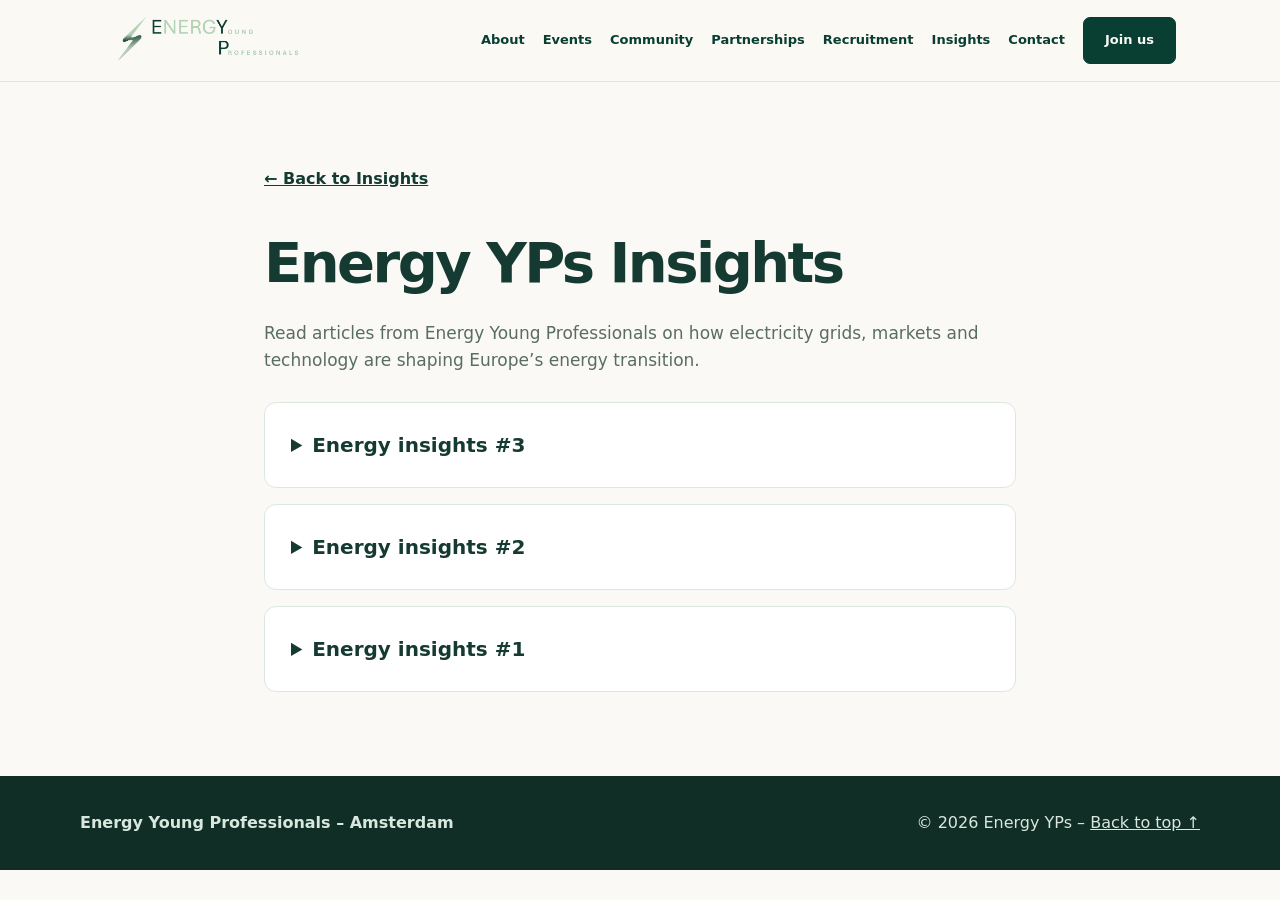
<file: Energy-YPs-website/insights.html>
<!doctype html>
<html lang="en">
<head>
  <meta charset="utf-8">
  <meta name="viewport" content="width=device-width, initial-scale=1">
  <title>Energy YPs Insights</title>
  <meta name="description" content="Read articles from Energy Young Professionals on how electricity grids, markets and technology are shaping Europe’s energy transition.">
  <meta property="og:type" content="website">
  <meta property="og:url" content="https://energyyoungprofessionals.org/insights">
  <meta property="og:title" content="Energy YPs Insights">
  <meta property="og:description" content="Read articles from Energy Young Professionals on how electricity grids, markets and technology are shaping Europe’s energy transition.">
  <meta name="twitter:card" content="summary">
  <meta name="twitter:title" content="Energy YPs Insights">
  <meta name="twitter:description" content="Read articles from Energy Young Professionals on how electricity grids, markets and technology are shaping Europe’s energy transition.">
  <link rel="stylesheet" href="styles.css">
  <style>
    .insights-intro { margin: 0 0 28px; font-size: 17px; }
    .insight-entry + .insight-entry { margin-top: 16px; }
    .insight-entry > summary { cursor: pointer; font-size: 20px; font-weight: 750; }
    .insight-entry > summary:focus-visible { outline: 2px solid currentColor; outline-offset: 5px; }
    .insight-entry > p { margin: 16px 0 0; }
    .insight-entry > article { margin-top: 24px; }
    .insight-entry .insight-title {
      margin: 12px 0 16px;
      font-size: clamp(28px, 5vw, 48px);
      line-height: 1.15;
      letter-spacing: -.045em;
    }
    .insight-entry .eyp-article h3 {
      color: var(--ink);
      margin: 0 0 22px;
      font-size: clamp(22px, 3.4vw, 30px);
      line-height: 1.24;
    }
    .insight-entry .article-cta h3 { margin-bottom: 12px; }
    @media (max-width: 760px) {
      .insight-entry { padding: 18px; }
    }
    #energy-insights-2 .article-figure figcaption { margin-bottom: 12px; }
  </style>
</head>
<body class="detail-page">
<header><div class="nav"><a class="brand" href="index.html#home"><img class="brand-logo" src="Logo.png" alt="Energy Young Professionals"></a><nav aria-label="Main navigation"><a href="index.html#about">About</a><a href="index.html#events">Events</a><a href="index.html#community">Community</a><a href="index.html#partnerships">Partnerships</a><a href="index.html#recruitment">Recruitment</a><a href="/insights">Insights</a><a href="index.html#contact">Contact</a><a class="button" href="index.html#join">Join us</a></nav></div></header>
<main class="wrap detail-content insights-list">
  <a class="back-link" href="index.html#insights">← Back to Insights</a>
  <h1>Energy YPs Insights</h1>
  <p class="insights-intro">Read articles from Energy Young Professionals on how electricity grids, markets and technology are shaping Europe’s energy transition.</p>

  <details class="card insight-entry" id="energy-insights-3">
<summary>Energy insights #3</summary>
<article class="eyp-article">
<div class="tag">Energy YPs Insights</div>
<h2 class="insight-title">Europe's Electricity Grid: Who Holds the Digital Keys?</h2>
<p class="article-subtitle">Europe is investing billions in its energy independence. But as electricity infrastructure becomes increasingly digital, are we replacing one form of foreign dependency with another?</p>
<p class="article-meta"><time datetime="2026-11-25">25 November 2026</time> <span aria-hidden="true">|</span> Energy YPs Insights <span aria-hidden="true">|</span> 5-minute read</p>
<section aria-labelledby="sovereignty">
<h3 id="sovereignty">1. From energy sovereignty to digital sovereignty</h3>
<p>For decades, Europe's energy security depended on access to foreign fossil fuels. The energy transition promises to reduce that dependency through domestic electricity generation, renewable technologies and electrification.</p>
<p>But a new strategic vulnerability is emerging: <strong>the foreign technologies that operate, monitor and control Europe's electricity infrastructure.</strong></p>
<p>On 17 November 2026, <a href="https://www.reuters.com/business/energy/vestas-boss-calls-tougher-eu-rules-chinese-software-wind-sector-2026-11-17/" target="_blank" rel="noopener noreferrer">Reuters reported</a> that Henrik Andersen, CEO of Danish wind turbine manufacturer Vestas, had called for tougher restrictions on Chinese software and control systems in European energy infrastructure.</p>
<p>Interestingly, Andersen did not advocate a blanket ban on Chinese components. Instead, he distinguished between the geographical origin of physical equipment and the control of its digital systems.</p>
<p>Chinese manufacturer Ming Yang argues that its European operations already incorporate safeguards, including local data storage and operator-authorised remote access.</p>
<p>The Chinese government, meanwhile, has threatened countermeasures against the proposed revision of European cybersecurity legislation.</p>
<p><strong>What began as a cybersecurity discussion is developing into a geopolitical and industrial-policy debate.</strong></p>
<p>And China is only one part of the equation.</p>
<p>The European energy sector also relies on American cloud infrastructure and enterprise software, Israeli power electronics and cybersecurity technologies, and internationally developed industrial control systems.</p>
<p>In June 2026, the <a href="https://eur-lex.europa.eu/legal-content/EN/TXT/?uri=celex:52026DC0503" target="_blank" rel="noopener noreferrer">European Commission's technological sovereignty strategy</a> highlighted Europe's dependence on non-EU suppliers for over 80% of its digital products, services, infrastructure and intellectual property.</p>
<p>Although this figure covers the wider economy, it raises a particularly important question for the energy sector.</p>
<figure class="article-figure"><img src="insights-3-digital-dependency.png" alt="Europe's digital dependency – more than 80 percent of digital products, services, infrastructure and intellectual property rely on non-EU suppliers. EU-wide figure, not energy-specific." width="1226" height="348" loading="lazy" decoding="async" onerror="this.parentElement.hidden=true"></figure>
<p><strong>Can Europe achieve genuine energy independence if it cannot independently operate the digital infrastructure behind its electricity system?</strong></p>
</section>
<section aria-labelledby="digital-threats">
<h3 id="digital-threats">2. The threat is real – and it has no single nationality</h3>
<p>Recent incidents illustrate how digital dependencies can translate into physical infrastructure risks.</p>
<figure class="article-figure"><img src="insights-3-warning-signals.png" alt="Three warning signals – February 2022: 5,800 wind turbines lose remote access; March 2025: 46 vulnerabilities in solar products; December 2025: more than 30 renewable sites targeted." width="1226" height="348" loading="lazy" decoding="async" onerror="this.parentElement.hidden=true"></figure>
<h4>2022 – Germany: 5,800 wind turbines lose remote monitoring</h4>
<p>Following Russia's invasion of Ukraine, a cyberattack against the satellite communications network of American provider Viasat disrupted connectivity across Europe.</p>
<p>Approximately 5,800 wind turbines operated through German manufacturer Enercon's systems lost their remote monitoring and control capabilities. The turbines continued operating automatically.</p>
<p>The turbines themselves were not the original target. Their disruption was a consequence of dependence on a shared communications infrastructure.</p>
<p>The incident demonstrated that even European-manufactured energy assets can be exposed through foreign digital service providers.</p>
<h4>2025 – China, Germany and Israel: Vulnerabilities across the solar industry</h4>
<p>In March 2025, cybersecurity researchers at <a href="https://www.forescout.com/research-labs/sun-down-a-dark-side-to-solar-energy-grids/" target="_blank" rel="noopener noreferrer">Forescout</a> disclosed 46 previously unidentified vulnerabilities affecting solar technologies from three major manufacturers: China's Sungrow and Growatt, and Germany's SMA.</p>
<p>Separately, the <a href="https://www.divd.nl/documents/DIVD%20Annual%20Report%202025.pdf" target="_blank" rel="noopener noreferrer">Dutch Institute for Vulnerability Disclosure (DIVD)</a> reviewed four vulnerabilities affecting products and monitoring software from Israeli-founded manufacturer SolarEdge.</p>
<p>These disclosures do not establish that the vulnerabilities were exploited to disrupt electricity supplies. They do, however, demonstrate that cybersecurity weaknesses are not exclusive to any particular manufacturing country.</p>
<h4>December 2025 – Poland: Renewable infrastructure targeted</h4>
<p>On 29 December 2025, coordinated cyberattacks targeted more than 30 Polish wind and solar installations, alongside heating and industrial infrastructure.</p>
<p>According to <a href="https://cert.pl/en/posts/2026/01/incident-report-energy-sector-2025/" target="_blank" rel="noopener noreferrer">CERT Polska</a>, the attacks damaged industrial control equipment and disrupted communications between renewable generation facilities and electricity distribution operators.</p>
<p>Electricity production continued, but the incident represented a significant escalation in attempts to sabotage European energy infrastructure.</p>
<p>Together, these examples reveal three distinct categories of risk: <strong>malicious attacks, technology vulnerabilities and dependencies on shared digital services.</strong></p>
<p>None can be eliminated simply by purchasing European equipment.</p>
</section>
<section aria-labelledby="hardware-software">
<h3 id="hardware-software">3. Hardware versus software: Where should Europe draw the line?</h3>
<p>Not every component of a wind turbine carries the same strategic risk.</p>
<p>A turbine blade manufactured abroad creates dependencies related to production, maintenance and replacement. A remotely accessible turbine controller creates an additional dependency: the ability to control or disturb the operation of the asset itself.</p>
<p>The distinction matters.</p>
<figure class="article-figure"><img src="insights-3-physical-digital.png" alt="Comparison of a wind turbine's physical layer – rotor blades, tower and structural components – with its digital layer – firmware, SCADA, controls and remote access." width="1226" height="348" loading="lazy" decoding="async" onerror="this.parentElement.hidden=true"></figure>
<p>The boundary is not always clear. Solar inverters, battery management systems, smart meters and industrial controllers combine hardware and software, making both their physical origin and digital architecture relevant.</p>
<p>European regulation is already beginning to reflect this distinction.</p>
<p>Under the Net-Zero Industry Act, <a href="https://eur-lex.europa.eu/eli/reg_impl/2025/1176/oj/eng" target="_blank" rel="noopener noreferrer">Implementing Regulation (EU) 2025/1176</a> introduces non-price criteria for relevant renewable energy auctions, addressing both supply-chain resilience and cybersecurity.</p>
<p>Physical supply-chain requirements seek to reduce excessive dependence on individual third countries. Cybersecurity requirements address risks involving digital components, data governance and operational control. The EU’s <a href="https://eur-lex.europa.eu/eli/reg_del/2024/1366/oj/eng" target="_blank" rel="noopener noreferrer">electricity cybersecurity network code (Regulation (EU) 2024/1366)</a> also establishes sector-specific rules for cybersecurity risks affecting cross-border electricity flows.</p>
<p>The European Commission's <a href="https://eur-lex.europa.eu/legal-content/EN/TXT/?uri=CELEX:52026PC0011" target="_blank" rel="noopener noreferrer">proposed revision of the Cybersecurity Act</a> would further strengthen its ability to address risks associated with critical ICT suppliers.</p>
<p>This could lead to a more selective approach to foreign technology: maintaining competition in less sensitive components while imposing stricter requirements on systems capable of influencing electricity infrastructure.</p>
<p><strong>A foreign-manufactured turbine does not necessarily need to be a foreign-controlled turbine. Equally, a European-manufactured turbine is not necessarily digitally sovereign.</strong></p>
</section>
<section aria-labelledby="sovereignty-way-forward">
<h3 id="sovereignty-way-forward">4. The way forward: Sovereignty without isolation</h3>
<p>Europe faces a difficult balancing act.</p>
<p>Restricting foreign technologies could strengthen domestic industrial capabilities and reduce strategic dependencies. But excessive protectionism could also increase electricity infrastructure costs, slow renewable deployment and reduce access to international innovation.</p>
<p>The objective should be to maintain meaningful operational independence without abandoning international competition.</p>
<p>Five principles could guide this approach:</p>
<ul>
<li><strong>Operational sovereignty:</strong> European operators should retain ultimate authority over critical infrastructure, remote access and software deployment.</li>
<li><strong>Independent verification:</strong> Critical digital components should undergo regular security assessments, regardless of their geographical origin.</li>
<li><strong>Jurisdictional resilience:</strong> Supplier ownership, foreign-government access powers, applicable laws and exposure to sanctions should form part of procurement risk assessments.</li>
<li><strong>Technology substitutability:</strong> Open interfaces, interoperability and viable alternative suppliers should reduce dependence on proprietary systems.</li>
<li><strong>Operational continuity:</strong> Critical energy assets should retain essential functionality if their external software provider, cloud platform or communications service becomes unavailable.</li>
</ul>
<p>These requirements should apply to European, Chinese, American, Israeli and other international suppliers alike, with additional safeguards where specific geopolitical or technical risks justify them.</p>
<p>This also creates an industrial opportunity for Europe.</p>
<p>Beyond manufacturing wind turbines and solar panels, European companies could strengthen their position in industrial cybersecurity, sovereign cloud services, energy management software, grid automation and digital infrastructure.</p>
<p>The energy transition is therefore not only a competition for manufacturing capacity. It is also a competition for the technologies that will orchestrate the electricity system.</p>
</section>
<section aria-labelledby="sovereignty-question">
<h3 id="sovereignty-question">The bigger question</h3>
<p>Europe once asked where its energy came from. Increasingly, it must also ask who controls the infrastructure that produces, distributes and manages it.</p>
<p><strong>How can Europe keep its electricity infrastructure secure, operationally independent and resilient to geopolitical disruption – without sacrificing the international competition and innovation that make the energy transition possible?</strong></p>
<p>Energy sovereignty should not require technological isolation.</p>
<p>But it should require the ability to keep the lights on, even when international relationships, commercial partnerships or digital services break down.</p>
</section>
<section aria-labelledby="sovereignty-sources">
<h3 id="sovereignty-sources">Sources</h3><ul>
<li><a href="https://www.reuters.com/business/energy/vestas-boss-calls-tougher-eu-rules-chinese-software-wind-sector-2026-11-17/" target="_blank" rel="noopener noreferrer">Reuters – Vestas calls for tougher EU rules on Chinese software in wind infrastructure, November 2026</a></li>
<li><a href="https://eur-lex.europa.eu/legal-content/EN/TXT/?uri=celex:52026DC0503" target="_blank" rel="noopener noreferrer">European Commission – European Technological Sovereignty and Open Source Strategy, June 2026</a></li>
<li><a href="https://eur-lex.europa.eu/legal-content/EN/TXT/?uri=celex:52026DC0501" target="_blank" rel="noopener noreferrer">European Commission – Strategic Roadmap for Digitalisation and AI in the Energy Sector, June 2026</a></li>
<li><a href="https://cetas.turing.ac.uk/sites/default/files/2024-06/cetas_research_report_-_enhancing_the_cyber_resilience_of_offshore_wind.pdf" target="_blank" rel="noopener noreferrer">Alan Turing Institute – Enhancing the Cyber Resilience of Offshore Wind</a></li>
<li><a href="https://blogs.microsoft.com/blog/2024/07/20/helping-our-customers-through-the-crowdstrike-outage/" target="_blank" rel="noopener noreferrer">Microsoft – CrowdStrike outage, July 2024</a></li>
<li><a href="https://www.forescout.com/research-labs/sun-down-a-dark-side-to-solar-energy-grids/" target="_blank" rel="noopener noreferrer">Forescout – SUN:DOWN, A Dark Side to Solar Energy Grids</a></li>
<li><a href="https://www.divd.nl/documents/DIVD%20Annual%20Report%202025.pdf" target="_blank" rel="noopener noreferrer">Dutch Institute for Vulnerability Disclosure – Annual Report 2025</a></li>
<li><a href="https://cert.pl/en/posts/2026/01/incident-report-energy-sector-2025/" target="_blank" rel="noopener noreferrer">CERT Polska – December 2025 Energy Sector Incident Report</a></li>
<li><a href="https://eur-lex.europa.eu/eli/reg_impl/2025/1176/oj/eng" target="_blank" rel="noopener noreferrer">EU Implementing Regulation 2025/1176 – Renewable energy auction criteria</a></li>
<li><a href="https://eur-lex.europa.eu/legal-content/EN/TXT/?uri=CELEX:52026PC0011" target="_blank" rel="noopener noreferrer">European Commission – Proposed revision of the Cybersecurity Act</a></li>
<li><a href="https://www.euronews.com/2022/02/28/ukraine-crisis-cyber-enercon" target="_blank" rel="noopener noreferrer">Reuters – Enercon satellite communications outage, February 2022</a></li>
<li><a href="https://eur-lex.europa.eu/eli/reg_del/2024/1366/oj/eng" target="_blank" rel="noopener noreferrer">Commission Delegated Regulation (EU) 2024/1366 – electricity cybersecurity network code</a></li>
</ul></section>
<aside class="article-cta" aria-label="Join the conversation"><h3>Join the conversation</h3>
<p>You want to join the conversation? Energy Young Professionals (EYP) brings together young professionals across energy, sustainability and mobility to exchange perspectives on the energy transition.</p>
<a class="button" href="https://energyyoungprofessionals.org/events">Join the conversation</a></aside>
</article></details><details class="card insight-entry" id="energy-insights-2">
    <summary>Energy insights #2</summary>
    <article class="eyp-article">
      <div class="tag">Energy YPs Insights</div>
      <h2 class="insight-title">Norway Hit Pause: When AI Meets the Grid</h2>
      <p class="article-subtitle">Why a 32.1 GW data-centre pipeline is forcing a rethink of how Europe connects and powers its digital infrastructure.</p>
      <p class="article-meta"><time datetime="2026-11-17">17 November 2026</time> <span aria-hidden="true">|</span> Energy YPs Insights <span aria-hidden="true">|</span> 5-minute read</p>

      <section aria-labelledby="norway-connection-pipeline">
        <h3 id="norway-connection-pipeline">I. The 32.1 GW signal: Interest is not consumption</h3>
        <p><strong>32.1 gigawatts.</strong></p>
        <p>That is the combined capacity of Norway’s data centres already connected, the ones with capacity reserved, the projects waiting in the queue and the additional connection requests. It is larger than Norway’s national peak electricity demand of just over 25 GW.</p>
        <p>But this doesn't mean 32.1 GW of electricity are being used today. This consists of projects at very different stages of maturity.</p>
        <p>On 9 November 2026, transmission system operator <a href="https://www.statnett.no/om-statnett/nyheter-og-pressemeldinger/nyhetsarkiv-2026/midlertidige-tiltak-for-fortsatt-forsvarlig-systemdrift" target="_blank" rel="noopener noreferrer">Statnett temporarily suspended new grid-capacity reservations</a> for data centres, with the pause expected to end by 1 August 2027 at the latest. Existing grid connections remain unaffected.</p>
        <p>The decision raises a wider question: what happens when digital infrastructure can grow faster than the power system can safely accommodate it?</p>
        <p>Norway is attractive for data centres: abundant low-carbon electricity, a cool climate and growing demand for AI computing. Yet the connection pipeline is now enormous relative to the country’s power system.</p>
        <p>According to <a href="https://www.statnett.no/om-statnett/nyheter-og-pressemeldinger/nyhetsarkiv-2026/midlertidige-tiltak-for-fortsatt-forsvarlig-systemdrift" target="_blank" rel="noopener noreferrer">Statnett</a>, only 0.8 GW of data-centre capacity is currently connected. Another 4.2 GW has secured capacity reservations, 9.1 GW is in the connection queue and a further 18 GW has been requested.</p>

        <figure class="article-figure" aria-labelledby="norway-figure-1">
          <figcaption id="norway-figure-1"><strong>Figure 1 – Norway’s data-centre connection pipeline</strong></figcaption>
          <img src="insights-2-figure-1.png" alt="Horizontal bar chart of Norway’s data-centre grid pipeline: 0.8 GW already connected, 4.2 GW reserved, 9.1 GW in the capacity queue and 18.0 GW in further requests." width="1359" height="557" loading="lazy" decoding="async">
          <small>Source: <a href="https://www.statnett.no/om-statnett/nyheter-og-pressemeldinger/nyhetsarkiv-2026/midlertidige-tiltak-for-fortsatt-forsvarlig-systemdrift" target="_blank" rel="noopener noreferrer">Statnett</a>.</small>
        </figure>
        <p>Adding these figures gives 32.1 GW of connection-related signals, not a forecast of delivered demand. Some projects may be delayed, resized or never built.</p>
        <p>That distinction matters. Reserved capacity does not necessarily mean a fully operational facility, and a connection request does not mean the required electricity infrastructure has already been constructed.</p>
        <p>The extraordinary size of the pipeline shows how important electricity access has become in deciding where digital infrastructure can be developed.</p>
      </section>

      <section aria-labelledby="norway-grid-operation">
        <h3 id="norway-grid-operation">II. Why the challenge is more than a lack of megawatts</h3>
        <p>For electricity grids, capacity is only part of the story.</p>
        <p>Large data centres can change consumption quickly. Their loads are strongly software-controlled, and their power-electronic systems may react differently to grid disturbances than traditional industry.</p>
        <p>Statnett is concerned with the operational consequences of connecting these facilities at scale, not simply the number of megawatts on paper.</p>
        <p>Its proposed technical work focuses on three concrete questions: when must a facility remain connected during a grid fault, how quickly may its demand rise or fall, and how can equipment avoid contributing to power-system oscillations?</p>
        <p>The requirements will be subject to consultation and regulatory approval.</p>
        <p>Norway is also considering a separate <a href="https://www.regjeringen.no/en/whats-new/government-seeks-controlled-growth-of-data-centres-in-norway/id3192054/" target="_blank" rel="noopener noreferrer">licensing regime for data centres</a>. The government wants to weigh digital resilience, economic value, electricity availability and public benefit when deciding which facilities should expand. The main principles are planned for autumn 2027.</p>
        <p>The economic trade-off is tangible.</p>
        <p><a href="https://menon.no/en/news/economic-aspects-of-the-norwegian-data-centre-industry" target="_blank" rel="noopener noreferrer">Research for the Norwegian government</a> estimates that data centres consumed 3.2 TWh in 2025, around 2.3% of national electricity demand, while supporting approximately 1,800 full-time-equivalent jobs and NOK 4.3 billion of value added when the supply chain is included.</p>
        <p>These benefits matter, but they do not make grid capacity unlimited.</p>
      </section>

      <section aria-labelledby="norway-grid-participation">
        <h3 id="norway-grid-participation">III. From connection queues to smarter grid participation</h3>
        <p>Europe’s challenge is not to choose between AI and the energy transition. It is to design credible access rules for industries that require large, rapid and reliable electricity connections.</p>
        <p>How much new demand will materialise is uncertain. <a href="https://menon.no/en/news/economic-aspects-of-the-norwegian-data-centre-industry" target="_blank" rel="noopener noreferrer">Menon Economics’ illustrative 2035 scenarios</a> span 17–37 TWh of annual data-centre consumption, compared with 3.2 TWh in 2025.</p>

        <figure class="article-figure" aria-labelledby="norway-figure-2">
          <figcaption id="norway-figure-2"><strong>Figure 2 – Norwegian data-centre electricity use: 2025 actual and 2035 scenarios</strong></figcaption>
          <img src="insights-2-figure-2.png" alt="Horizontal bar chart of Norwegian data-centre electricity use: 3.2 TWh in 2025, versus 17 TWh in the 2035 low case and 37 TWh in the 2035 high case." width="1359" height="463" loading="lazy" decoding="async">
          <small>Source: <a href="https://menon.no/en/news/economic-aspects-of-the-norwegian-data-centre-industry" target="_blank" rel="noopener noreferrer">Menon Economics</a>.</small>
        </figure>
        <p>The scenarios illustrate the scale of the choices ahead, not a definitive forecast.</p>
        <p>Three practical priorities stand out:</p>
        <ol>
          <li>
            <strong>Connect in stages, not just in blocks.</strong>
            <p>Network operators and developers could agree on staged energisation, realistic ramp-up profiles and clearer milestones, so unused speculative capacity is less likely to constrain mature projects.</p>
          </li>
          <li>
            <strong>Reward useful flexibility where it exists.</strong>
            <p>Non-time-critical computing tasks may sometimes be shifted in time or between locations. Batteries and on-site backup systems might also help, subject to reliability, emissions and commercial constraints.</p>
            <p>Not all AI workloads can be interrupted, and flexibility that supports national balancing is not automatically helpful for local congestion.</p>
          </li>
          <li>
            <strong>Make the economics transparent.</strong>
            <p>Connection rights and grid expansion costs should reflect project maturity, network impact and public value. Norway is explicitly considering a larger cost contribution from major new electricity consumers.</p>
          </li>
        </ol>
        <p>The global direction of travel makes this debate urgent.</p>
        <p>The <a href="https://www.iea.org/reports/energy-and-ai/executive-summary" target="_blank" rel="noopener noreferrer">International Energy Agency</a> estimated 415 TWh of electricity use by data centres in 2024 and projects approximately 945 TWh by 2030 in its base case.</p>
        <p>A world with more AI infrastructure needs more electricity, but also better grid planning, technical standards and flexibility markets.</p>
      </section>

      <section aria-labelledby="norway-bigger-question">
        <h3 id="norway-bigger-question">The bigger question</h3>
        <p>Norway’s pause is not an argument against AI. It is a reminder that digital infrastructure is becoming part of the physical electricity system.</p>
        <p>How should Europe allocate scarce grid capacity – and what should large new electricity consumers contribute in return for reliable access?</p>
        <p>The next phase of AI growth may be determined as much by grid engineering and market design as by the performance of the chips inside the data centres.</p>
      </section>

      <section aria-labelledby="norway-sources">
        <h3 id="norway-sources">Sources and methodology</h3>
        <p>Figures reflect sources available as of 17 November 2026. The 32.1 GW total comprises distinct project stages, not actual operating demand.</p>
        <ol>
          <li>Statnett (9 November 2026). <a href="https://www.statnett.no/om-statnett/nyheter-og-pressemeldinger/nyhetsarkiv-2026/midlertidige-tiltak-for-fortsatt-forsvarlig-systemdrift" target="_blank" rel="noopener noreferrer">Temporary measures for responsible system operation</a>.</li>
          <li>Government of Norway (10 November 2026). <a href="https://www.regjeringen.no/en/whats-new/government-seeks-controlled-growth-of-data-centres-in-norway/id3192054/" target="_blank" rel="noopener noreferrer">Government seeks controlled growth of data centres in Norway</a>.</li>
          <li>Menon Economics (5 November 2026). <a href="https://menon.no/en/news/economic-aspects-of-the-norwegian-data-centre-industry" target="_blank" rel="noopener noreferrer">Economic aspects of the Norwegian data centre industry</a>.</li>
          <li>NVE (26 August 2026). <a href="https://www.nve.no/energi/energisystem/energibruk/energibruk-i-datasenter/" target="_blank" rel="noopener noreferrer">Energy use in data centres</a>.</li>
          <li>International Energy Agency (2025). <a href="https://www.iea.org/reports/energy-and-ai/executive-summary" target="_blank" rel="noopener noreferrer">Energy and AI – Executive summary</a>.</li>
        </ol>
      </section>

      <aside class="article-cta" aria-label="Join the conversation">
        <h3>Join the conversation</h3>
        <p>You want to join the conversation? Energy Young Professionals (EYP) brings together young professionals across energy, sustainability and mobility to exchange perspectives on the energy transition.</p>
        <a class="button" href="https://energyyoungprofessionals.org/events">Join the conversation</a>
      </aside>
    </article>
  </details>
<details class="card insight-entry">
    <summary>Energy insights #1</summary>
    <article class="eyp-article">
  <div class="tag">Energy YPs Insights</div>
  <h2 class="insight-title">The 58-Hour Problem: How should we keep the Dutch electricity grid running?</h2>
  <p class="article-subtitle">Why a temporary emergency installation in Utrecht highlights the need for smarter regulation and electricity markets.</p>
  <p class="article-meta"><time datetime="2026-11-09">9 November 2026</time> <span aria-hidden="true">|</span> Energy YPs Insights <span aria-hidden="true">|</span> 4-minute read</p>

  <section aria-labelledby="critical-hours">
    <h3 id="critical-hours">I. Just 58 hours of critical grid congestion</h3>
    <p><strong>58 hours.</strong> That's less than 2% of the winter. Yet it could be enough to justify an entire emergency power installation.</p>
    <p>According to a recent <a href="https://tw.nl/stroomnet-utrecht-dreigt-overbelast-te-raken-netbeheerders-grijpen-naar-noodmaatregel/" target="_blank" rel="noopener noreferrer">TW.nl report</a>, Dutch grid operators <a href="https://www.tennet.eu/" target="_blank" rel="noopener noreferrer">TenneT</a> and <a href="https://www.stedin.net/" target="_blank" rel="noopener noreferrer">Stedin</a> are preparing temporary emergency capacity near Utrecht to prevent potential grid overloads during winter 2026–2027.</p>
    <p>The numbers are striking:</p>
    <ul>
      <li><strong>30 MW</strong> of emergency capacity originally planned.</li>
      <li>Up to <strong>58 hours</strong> of anticipated emergency support over the winter.</li>
      <li><strong>48 battery units and 14 generators</strong> planned, providing approximately 27 MW of capacity.</li>
      <li>The equivalent peak power of roughly <strong>20,000 households</strong>.</li>
    </ul>
    <p>At the <a href="https://www.stedin.net/over-stedin/wat-doet-stedin/projecten-in-uw-regio/tijdelijke-noodstroom-houten-oost" target="_blank" rel="noopener noreferrer">Houten-Oost electricity station</a>, batteries and generators running on renewable diesel (HVO) will provide up to 30 MW of additional capacity. Batteries will be deployed first, with generators providing supplementary support when necessary.</p>
    <p>According to <a href="https://www.stedin.net/over-stedin/wat-doet-stedin/projecten-in-uw-regio/tijdelijke-noodstroom-houten-oost" target="_blank" rel="noopener noreferrer">Stedin</a>, the emergency installation is expected to be needed for no more than 58 hours in total during winter 2026–2027. These are the critical periods when additional support may be required to prevent grid overloads (not 58 hours of continuous operation of the batteries). The installation could therefore remain on standby for more than 98% of the winter, ready to respond to a handful of critical peaks.</p>
    <p>This illustrates a fundamental challenge of electricity grid congestion: infrastructure must accommodate exceptional peaks, even when spare capacity exists during much of the year.</p>
    <p>The <a href="https://www.rijksoverheid.nl/actueel/nieuws/2026/11/02/update-stroomnet-flevopolder-gelderland-utrecht-in-aantal-regios-nieuwe-aansluitingen-mogelijk-in-utrecht-nog" target="_blank" rel="noopener noreferrer">Dutch government confirms</a> that temporary installations are necessary to protect grid reliability while structural reinforcement continues.</p>
    <p><strong>But could better coordination of electricity demand, storage and distributed energy resources, and more flexibility, prevent congestion during these few critical hours, reducing the need for emergency installations?</strong></p>
  </section>

  <section aria-labelledby="regulatory-solutions">
    <h3 id="regulatory-solutions">II. Regulatory solutions: Reward flexibility, not just capacity</h3>
    <p>Traditionally, electricity network access has relied heavily on fixed transport capacity. Yet electricity demand increasingly fluctuates with weather, electrification and consumer behaviour.</p>
    <p>The Netherlands is already introducing regulatory mechanisms to address this mismatch.</p>
    <p><strong><a href="https://www.acm.nl/en/publications/acm-and-system-operators-make-binding-arrangements-offering-flexible-contracts-use-congestion-management-and-increased-insight-grid-utilization" target="_blank" rel="noopener noreferrer">Alternative Transport Rights (ATR)</a></strong> allow businesses to accept restrictions on electricity consumption or injection during certain periods in exchange for more favourable network conditions, potentially including lower tariffs or earlier connections.</p>
    <p><strong><a href="https://www.acm.nl/nl/energie/elektriciteit-en-gas/netbeheer/congestiemanagement-stroompieken-voorkomen" target="_blank" rel="noopener noreferrer">Congestion management contracts</a></strong> enable grid operators to compensate consumers and producers for temporarily adjusting their electricity usage, even though an easy-to-use mechanism is not available yet, especially for small market participants.</p>
    <p>In June 2026, Dutch regulator <a href="https://www.acm.nl/en/publications/acm-and-system-operators-make-binding-arrangements-offering-flexible-contracts-use-congestion-management-and-increased-insight-grid-utilization" target="_blank" rel="noopener noreferrer">ACM announced binding agreements</a> requiring grid operators to accelerate flexible contracts, congestion management and improvements in grid visibility.</p>
    <p>The next challenge is scaling these mechanisms beyond large industrial consumers.</p>
    <p>Greater participation by EV charging operators, heat pumps, commercial buildings and residential batteries could unlock flexibility currently distributed across thousands of smaller assets.</p>
    <p>Regulation should make this participation straightforward, financially attractive and technically interoperable. These mechanisms change the economics of grid congestion. Instead of treating every megawatt of demand as permanently inflexible, they create incentives to shift consumption or generation away from critical periods.</p>
  </section>

  <figure class="article-figure">
    <img src="EYP Article picture.png" alt="The Utrecht Flexibility Toolbox: three complementary layers—regulation, digital markets and flexible assets—above Utrecht's emergency backup of approximately 27 MW for up to 58 hours." width="612" height="346" loading="lazy" decoding="async" onerror="this.parentElement.hidden=true">
  </figure>
  <section aria-labelledby="market-solutions">
    <h3 id="market-solutions">III. Market and software solutions: Turning flexibility into grid capacity</h3>
    <p>The traditional approach to grid congestion is straightforward: when demand exceeds available capacity, reinforce the network. But what happens when the problem occurs for only 58 hours?</p>
    <p>Regulation creates the incentives, but digital platforms are needed to connect flexible assets with the grid operators that need them.</p>
    <p>Several European platforms already demonstrate different approaches:</p>
    <ul>
      <li><strong><a href="https://www.gopacs.eu/en/" target="_blank" rel="noopener noreferrer">GOPACS</a></strong> – The Dutch congestion management coordination platform, enabling grid operators to procure location-specific flexibility.</li>
      <li><strong><a href="https://www.etpa.nl/markets" target="_blank" rel="noopener noreferrer">ETPA</a></strong> – An electricity trading platform through which market participants can offer redispatch flexibility for Dutch congestion management.</li>
      <li><strong><a href="https://nodesmarket.com/nodes-platform/" target="_blank" rel="noopener noreferrer">NODES</a></strong> – A flexibility marketplace supporting local congestion management, flexibility procurement and coordination between system operators.</li>
      <li><strong><a href="https://equigy.com/the-platform/" target="_blank" rel="noopener noreferrer">Equigy</a></strong> – A platform connecting distributed energy resources with transmission system operators for balancing services, demonstrating how smaller assets can participate in electricity system services at scale.</li>
    </ul>
    <p>These platforms serve different markets and purposes. In particular, national balancing services cannot automatically resolve local congestion: flexibility must be available at the right network location and time.</p>
    <p><strong>The real opportunity is not simply connecting more assets. It's making sure the right assets respond to the right grid constraints, at the right time.</strong></p>
    <p>Imagine thousands of EV chargers postponing charging for two hours, commercial buildings temporarily adjusting heating demand, or batteries discharging precisely where a local network faces overload.</p>
    <p>Coordinated through aggregators and digital platforms, such resources could reduce peak demand without materially affecting consumers.</p>
    <p>This would not eliminate the need for grid reinforcement or emergency backup. But it could reduce their frequency, cost and environmental impact.</p>
    <p><strong>The lesson from Utrecht is clear: the energy transition requires more than additional infrastructure. It requires smarter ways to use the infrastructure we already have.</strong></p>
  </section>

  <aside class="article-cta" aria-label="Join the conversation">
    <h3>Join the conversation</h3>
    <p>You want to join the conversation? Energy Young Professionals (EYP) brings together young professionals across energy, sustainability and mobility to exchange perspectives on the energy transition.</p>
    <a class="button" href="https://energyyoungprofessionals.org/events">Join the conversation</a>
  </aside>
</article>
  </details>

  
</main>
<footer class="foot"><div class="inner"><strong>Energy Young Professionals – Amsterdam</strong><span>© <span id="year">2026</span> Energy YPs – <a href="index.html#home">Back to top ↑</a></span></div></footer><script>document.getElementById('year').textContent=new Date().getFullYear()</script>
<script>
  for (const id of ['energy-insights-2','energy-insights-3']) { if (location.hash === '#'+id) document.getElementById(id).open=true; }
</script>
</body>
</html>
</file>
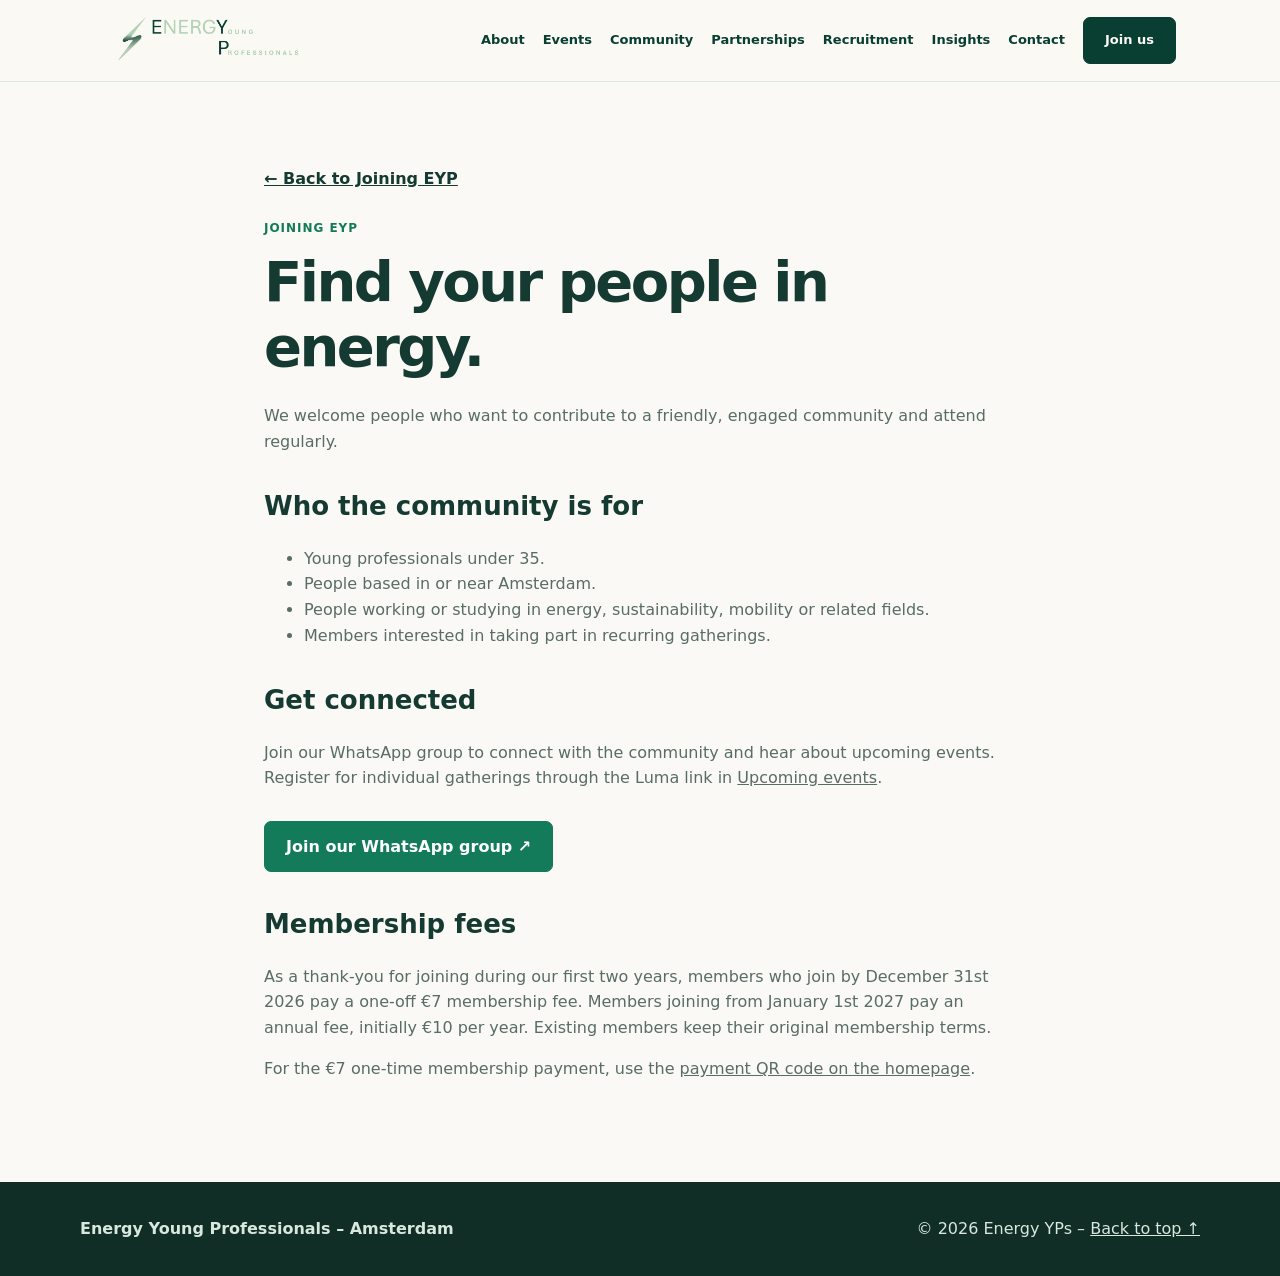
<file: Energy-YPs-website/join.html>
<!doctype html>
<html lang="en"><head><meta charset="utf-8"><meta name="viewport" content="width=device-width, initial-scale=1"><meta name="description" content="Find your people in energy. — Energy Young Professionals, Amsterdam."><title>Joining EYP | Energy Young Professionals</title><link rel="stylesheet" href="styles.css"></head><body class="detail-page"><header><div class="nav"><a class="brand" href="index.html#home"><img class="brand-logo" src="Logo.png" alt="Energy Young Professionals"></a><nav aria-label="Main navigation"><a href="index.html#about">About</a><a href="index.html#events">Events</a><a href="index.html#community">Community</a><a href="index.html#partnerships">Partnerships</a><a href="index.html#recruitment">Recruitment</a><a href="/insights">Insights</a><a href="index.html#contact">Contact</a><a class="button" href="index.html#join">Join us</a></nav></div></header><main><article class="wrap detail-content"><a class="back-link" href="index.html#join">← Back to Joining EYP</a><div class="tag">Joining EYP</div><h1>Find your people in energy.</h1><p>We welcome people who want to contribute to a friendly, engaged community and attend regularly.</p><h2>Who the community is for</h2><ul><li>Young professionals under 35.</li><li>People based in or near Amsterdam.</li><li>People working or studying in energy, sustainability, mobility or related fields.</li><li>Members interested in taking part in recurring gatherings.</li></ul><h2>Get connected</h2><p>Join our WhatsApp group to connect with the community and hear about upcoming events. Register for individual gatherings through the Luma link in <a href="index.html#events">Upcoming events</a>.</p><div class="actions"><a class="button" href="https://chat.whatsapp.com/KkSvdzGhXZY9MDoPkQDl51?s=cl&amp;p=i&amp;mlu=4&amp;ilr=4&amp;iam=2" target="_blank" rel="noopener noreferrer">Join our WhatsApp group ↗</a></div><h2>Membership fees</h2><p>As a thank-you for joining during our first two years, members who join by December 31st 2026 pay a one-off €7 membership fee. Members joining from January 1st 2027 pay an annual fee, initially €10 per year. Existing members keep their original membership terms.</p><p>For the €7 one-time membership payment, use the <a href="index.html#events">payment QR code on the homepage</a>.</p></article></main><footer class="foot"><div class="inner"><strong>Energy Young Professionals – Amsterdam</strong><span>© <span id="year">2026</span> Energy YPs – <a href="index.html#home">Back to top ↑</a></span></div></footer><script>document.getElementById('year').textContent=new Date().getFullYear()</script></body></html>
</file>
<file: Energy-YPs-website/styles.css>
:root{--ink:#153a32;--green:#137b5a;--mint:#e9f4ed;--cream:#faf9f5;--muted:#596c66;--line:#dce7df;--white:#fff}*{box-sizing:border-box}html{scroll-behavior:smooth}body{margin:0;background:var(--cream);color:var(--ink);font:16px/1.6 system-ui,-apple-system,Segoe UI,sans-serif}a{color:inherit}header{position:sticky;top:0;background:#faf9f5f2;backdrop-filter:blur(12px);border-bottom:1px solid var(--line);z-index:2}.nav{max-width:1120px;margin:auto;padding:17px 24px;display:flex;align-items:center;justify-content:space-between;gap:20px}.brand{font-weight:850;letter-spacing:-.04em;text-decoration:none;font-size:20px}.brand span{color:var(--green)}nav{display:flex;align-items:center;gap:22px;flex-wrap:wrap}nav a{text-decoration:none;font-size:13px;font-weight:650}.button{display:inline-block;background:var(--green);color:white;padding:12px 21px;border-radius:7px;text-decoration:none;font-weight:750;border:1px solid var(--green)}.button.secondary{background:transparent;color:var(--ink);border-color:#9bb5a8}.button:hover{filter:brightness(.92)}.hero{background:linear-gradient(125deg,#123a30,#17664c);color:white}.wrap{max-width:1120px;margin:auto;padding:84px 24px}.hero .wrap{padding-top:110px;padding-bottom:105px}.eyebrow{text-transform:uppercase;letter-spacing:.15em;font-weight:800;font-size:12px;color:#8dd8b1}.hero h1{max-width:790px;font-size:clamp(40px,6.2vw,78px);line-height:1.08;letter-spacing:-.06em;margin:18px 0 24px}.hero p{max-width:650px;color:#d9eee3;font-size:19px}.actions{display:flex;gap:12px;flex-wrap:wrap;margin-top:30px}.hero .button{background:#d6f4df;color:#153a32;border-color:#d6f4df}.hero .button.secondary{background:transparent;color:white;border-color:#a3c7b7}.stats{display:flex;gap:38px;flex-wrap:wrap;margin-top:60px}.stat strong{display:block;font-size:27px}.stat small{color:#c1ddcf}section .wrap{padding-top:80px;padding-bottom:80px}.sectionhead{max-width:730px;margin-bottom:34px}.sectionhead h2{font-size:clamp(30px,4vw,44px);letter-spacing:-.045em;line-height:1.15;margin:8px 0 15px}.sectionhead p{color:var(--muted);font-size:17px}.grid{display:grid;grid-template-columns:repeat(3,minmax(0,1fr));gap:18px}.card{background:white;border:1px solid var(--line);border-radius:12px;padding:26px}.card h3{margin:0 0 10px;font-size:21px;letter-spacing:-.025em}.card p{margin:0 0 18px;color:var(--muted)}.tag{font-size:12px;font-weight:800;color:var(--green);text-transform:uppercase;letter-spacing:.08em}.light{background:var(--mint)}.event{display:grid;grid-template-columns:1fr auto;align-items:center;gap:20px}.event h3{margin:6px 0}.event p{margin:0;color:var(--muted)}.event .button{white-space:nowrap}.placeholder{border:2px dashed #a5c8b6;border-radius:12px;background:#f5fbf6;padding:38px 22px;text-align:center;color:var(--muted);min-height:180px;display:flex;align-items:center;justify-content:center}.criteria{display:grid;grid-template-columns:repeat(2,1fr);gap:14px;margin:28px 0}.criteria div{background:#fff;border:1px solid var(--line);padding:18px;border-radius:9px;font-weight:650}.split{display:grid;grid-template-columns:1.3fr 1fr;gap:48px;align-items:center}.foot{background:#102d26;color:#d8e8de;padding:34px 24px}.foot .inner{max-width:1120px;margin:auto;display:flex;justify-content:space-between;gap:20px;flex-wrap:wrap}.foot a{color:#d8e8de}.note{font-size:13px;color:var(--muted)}@media(max-width:760px){nav{gap:10px}nav a{font-size:12px}.nav{align-items:flex-start;flex-direction:column}.wrap{padding:65px 20px}.hero .wrap{padding-top:75px;padding-bottom:70px}.grid,.split,.criteria{grid-template-columns:1fr}.event{grid-template-columns:1fr}.stats{gap:25px}}
  .whatsapp-connect{display:flex;align-items:center;gap:38px;flex-wrap:wrap}.whatsapp-connect>div{flex:1 1 250px}.whatsapp-connect>a{display:block;max-width:270px}.whatsapp-qr{display:block;width:100%;height:auto;border-radius:12px;border:1px solid var(--line)}.brand{display:block;flex-shrink:0;line-height:0}.brand-logo{display:block;width:265px;max-width:100%;height:auto}@media(max-width:760px){.brand-logo{width:220px}}.community-photo{display:block;width:100%;height:310px;object-fit:cover;object-position:center;border-radius:12px}.split>.community-photo{height:400px}@media(max-width:760px){.community-photo{height:350px}.split>.community-photo{height:400px}}header{background:#fbf9f4;border-bottom:1px solid var(--line);backdrop-filter:none}header nav a{color:#093e32}header nav .button{background:#093e32;color:#fbf9f4;border-color:#093e32}.brand,.brand-logo{border:0;box-shadow:none;background:#fbf9f4}header nav a:focus-visible{outline:2px solid #093e32;outline-offset:5px}@media(min-width:761px) and (max-width:1000px){.nav{flex-wrap:wrap}} .brand-logo{clip-path:inset(1px);mix-blend-mode:multiply;border:0;outline:0;box-shadow:none}.brand{background:transparent} 
  header {
  background: #fbf9f4;
  backdrop-filter: none;
}

.brand,
.brand-logo {
  background: #fbf9f4;
  border: 0;
  box-shadow: none;
}

.brand-logo {
  mix-blend-mode: normal;
}
  header{background:#fbf9f4;backdrop-filter:none}.brand,.brand-logo{background:#fbf9f4;border:0;box-shadow:none}.brand-logo{mix-blend-mode:normal;clip-path:inset(1px)}
  header .nav{padding-top:8px;padding-bottom:8px}header .brand-logo{width:200px}section[id]{scroll-margin-top:140px}@media(max-width:760px){header{position:static;top:auto}section[id]{scroll-margin-top:-60px}}
  
/* Hide the frame baked into Logo.png and match the menu background. */
header,header .brand{background:#fbf9f4}header .brand-logo{background:#fbf9f4;mix-blend-mode:normal;border:0;outline:0;box-shadow:none;clip-path:inset(12% 2% 18% 1%)}

.events-intro{display:grid;grid-template-columns:minmax(0,1fr) 260px;gap:40px;align-items:center;margin-bottom:34px}.events-intro .sectionhead{margin-bottom:0}.membership-payment{margin:0;text-align:center}.membership-payment figcaption{font-size:16px;font-weight:700;line-height:1.4;margin-bottom:12px}.membership-payment a{display:block}.membership-payment img{display:block;width:220px;max-width:100%;height:auto;margin:auto}@media(max-width:760px){.events-intro{grid-template-columns:1fr;gap:24px}.membership-payment{max-width:300px;justify-self:center}}

.more-link{display:inline-block;margin-top:22px;font-weight:750;text-underline-offset:4px}.more-link:focus-visible{outline:2px solid currentColor;outline-offset:5px}.detail-page .detail-content{max-width:800px}.detail-page h1{font-size:clamp(34px,5vw,56px);line-height:1.15;letter-spacing:-.045em;margin:12px 0 24px}.detail-page h2{font-size:26px;line-height:1.3;margin-top:36px}.detail-page p,.detail-page li{color:var(--muted)}.detail-page .back-link{display:inline-block;margin-bottom:28px;font-weight:650}.detail-page .actions{margin-bottom:24px}header nav{gap:18px}@media(min-width:761px) and (max-width:1120px){header .nav{flex-wrap:wrap}}@media(max-width:760px){header nav{gap:12px 16px}header nav .button{padding:9px 15px}}

/* The home anchor is the page top, above the entire header. */
body#home{scroll-margin-top:0}

/* Editorial layout for EYP Insights articles. */
.eyp-article{max-width:840px}
.eyp-article h1{max-width:790px;margin-bottom:16px}
.eyp-article .article-subtitle{color:var(--ink);font-size:clamp(19px,2.7vw,24px);line-height:1.5;margin:0 0 18px}
.eyp-article .article-meta{font-size:14px;color:var(--green);font-weight:700;display:flex;align-items:center;flex-wrap:wrap;gap:8px;margin:0 0 48px}
.eyp-article section{margin-top:44px}
.eyp-article section h2{margin:0 0 22px;font-size:clamp(24px,3.4vw,32px);line-height:1.24;color:var(--ink)}
.eyp-article section p{line-height:1.78;margin:0 0 20px;font-size:17px}
.eyp-article section p strong,.eyp-article section li strong{color:var(--ink)}
.eyp-article ul{margin:8px 0 24px;padding-left:25px}
.eyp-article li{line-height:1.65;margin:9px 0;font-size:17px}
.eyp-article .article-cta{margin-top:56px;padding:30px;background:var(--mint);border:1px solid var(--line);border-radius:12px}
.eyp-article .article-cta h2{margin:0 0 12px}
.eyp-article .article-cta p{margin:0 0 22px;line-height:1.7}
@media(max-width:760px){.eyp-article .article-meta{margin-bottom:35px}.eyp-article section{margin-top:34px}.eyp-article section p,.eyp-article li{font-size:16px}.eyp-article .article-cta{padding:22px}}

/* Utrecht flexibility infographic between article sections II and III. */
.eyp-article .article-figure{margin:42px 0 48px;padding:0}
.eyp-article .article-figure img{display:block;width:100%;max-width:100%;height:auto;object-fit:contain;border-radius:8px}
@media(max-width:760px){.eyp-article .article-figure{margin:30px 0 36px}}
</file>
